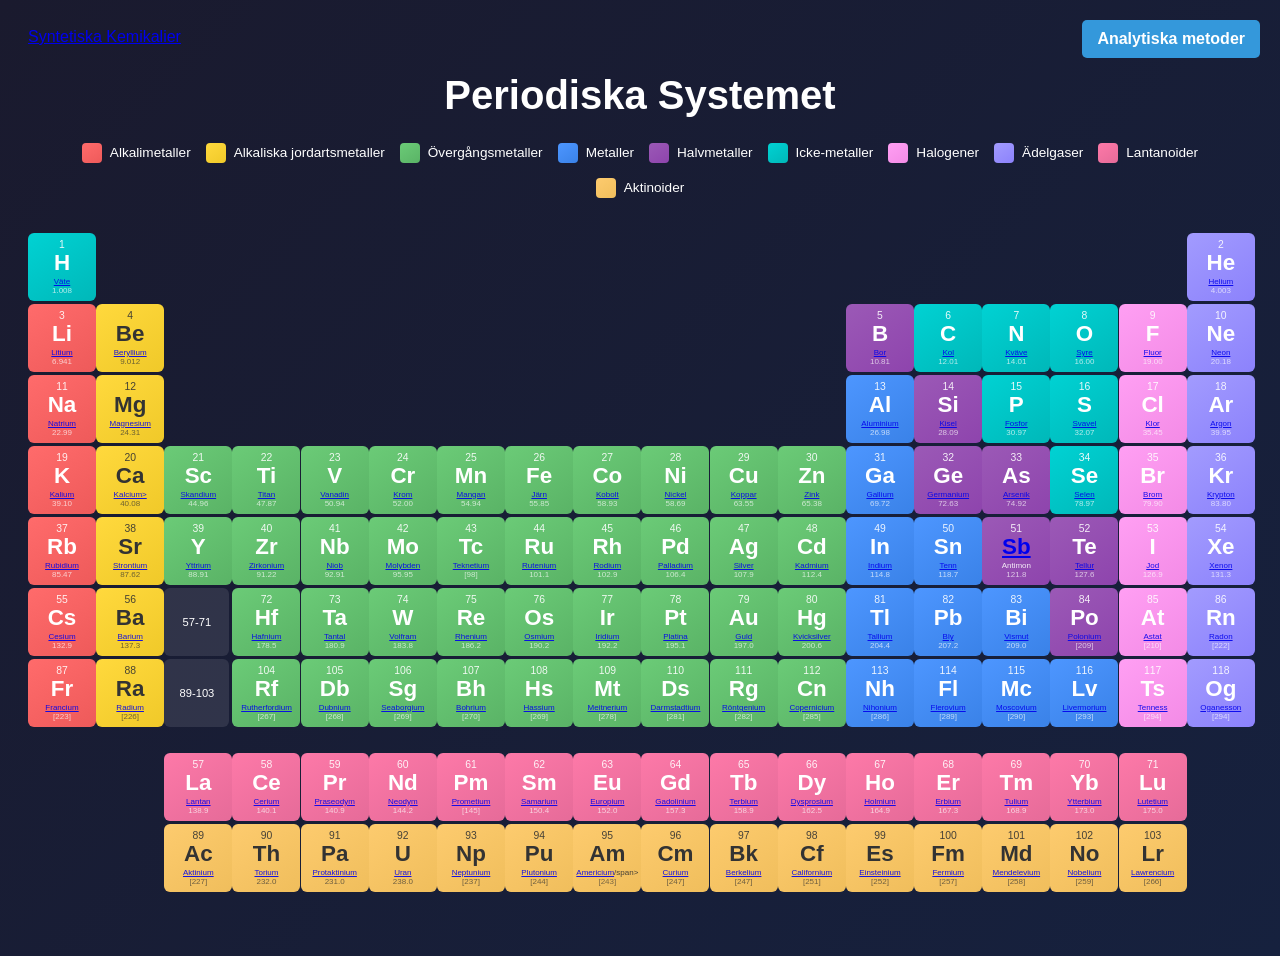
<file: index.html>
<!DOCTYPE html>
<html lang="sv">
<head>
    <meta charset="UTF-8">
    <meta name="viewport" content="width=device-width, initial-scale=1.0">
    <title>Periodiska Systemet</title>
   <link rel="stylesheet" href="css/style.css"> 
</head>
<body>
    <a href="analytic.html" class="top-button">Analytiska metoder</a>
     <a href="synthetics.html" class="2nd-button">Syntetiska Kemikalier</a>
    <h1>Periodiska Systemet</h1>
    <div class="legend">
        <div class="legend-item"><div class="legend-color alkali-metal"></div>Alkalimetaller</div>
        <div class="legend-item"><div class="legend-color alkaline-earth"></div>Alkaliska jordartsmetaller</div>
        <div class="legend-item"><div class="legend-color transition-metal"></div>Övergångsmetaller</div>
        <div class="legend-item"><div class="legend-color post-transition"></div>Metaller</div>
        <div class="legend-item"><div class="legend-color metalloid"></div>Halvmetaller</div>
        <div class="legend-item"><div class="legend-color nonmetal"></div>Icke-metaller</div>
        <div class="legend-item"><div class="legend-color halogen"></div>Halogener</div>
        <div class="legend-item"><div class="legend-color noble-gas"></div>Ädelgaser</div>
        <div class="legend-item"><div class="legend-color lanthanide"></div>Lantanoider</div>
        <div class="legend-item"><div class="legend-color actinide"></div>Aktinoider</div>
    </div>
    
    <div class="periodic-table">
        <!-- Rad 1 -->
        <div class="element nonmetal">
           <span class="number">1</span>
            <span class="symbol">H</span>
            <span class="name"><a href="element.html?atomicNumber=1">Väte</a></span>
            <span class="mass">1.008</span>
        </div>
        <div class="empty"></div><div class="empty"></div><div class="empty"></div><div class="empty"></div>
        <div class="empty"></div><div class="empty"></div><div class="empty"></div><div class="empty"></div>
        <div class="empty"></div><div class="empty"></div><div class="empty"></div><div class="empty"></div>
        <div class="empty"></div><div class="empty"></div><div class="empty"></div><div class="empty"></div>
        <div class="element noble-gas">
            <span class="number">2</span>
            <span class="symbol">He</span>
            <span class="name"><a href="element.html?atomicNumber=2">Helium</a></span>
            <span class="mass">4.003</span>
        </div>

        <!-- Rad 2 -->
        <div class="element alkali-metal">
            <span class="number">3</span>
            <span class="symbol">Li</span>
            <span class="name"><a href="element.html?atomicNumber=3">Litium</a></span>
            <span class="mass">6.941</span>
        </div>
        <div class="element alkaline-earth">
            <span class="number">4</span>
            <span class="symbol">Be</span>
            <span class="name"><a href="element.html?atomicNumber=4">Beryllium</a></span>
            <span class="mass">9.012</span>
        </div>
        <div class="empty"></div><div class="empty"></div><div class="empty"></div><div class="empty"></div>
        <div class="empty"></div><div class="empty"></div><div class="empty"></div><div class="empty"></div>
        <div class="empty"></div><div class="empty"></div>
        <div class="element metalloid">
            <span class="number">5</span>
            <span class="symbol">B</span>
            <span class="name"><a href="element.html?atomicNumber=5">Bor</a></span>
            <span class="mass">10.81</span>
        </div>
        <div class="element nonmetal">
            <span class="number">6</span>
            <span class="symbol">C</span>
            <span class="name"><a href="element.html?atomicNumber=6">Kol</a></span>
            <span class="mass">12.01</span>
        </div>
        <div class="element nonmetal">
            <span class="number">7</span>
            <span class="symbol">N</span>
            <span class="name"><a href="element.html?atomicNumber=7">Kväve</a></span>
            <span class="mass">14.01</span>
        </div>
        <div class="element nonmetal">
            <span class="number">8</span>
            <span class="symbol">O</span>
            <span class="name"><a href="element.html?atomicNumber=8">Syre</a></span>
            <span class="mass">16.00</span>
        </div>
        <div class="element halogen">
            <span class="number">9</span>
            <span class="symbol">F</span>
            <span class="name"><a href="element.html?atomicNumber=9">Fluor</a></span>
            <span class="mass">19.00</span>
        </div>
        <div class="element noble-gas">
            <span class="number">10</span>
            <span class="symbol">Ne</span>
            <span class="name"><a href="element.html?atomicNumber=10">Neon</a></span>
            <span class="mass">20.18</span>
        </div>

        <!-- Rad 3 -->
        <div class="element alkali-metal">
            <span class="number">11</span>
            <span class="symbol">Na</span>
            <span class="name"><a href="element.html?atomicNumber=11">Natrium</a></span>
            <span class="mass">22.99</span>
        </div>
        <div class="element alkaline-earth">
            <span class="number">12</span>
            <span class="symbol">Mg</span>
            <span class="name"><a href="element.html?atomicNumber=12">Magnesium</a></span>
            <span class="mass">24.31</span>
        </div>
        <div class="empty"></div><div class="empty"></div><div class="empty"></div><div class="empty"></div>
        <div class="empty"></div><div class="empty"></div><div class="empty"></div><div class="empty"></div>
        <div class="empty"></div><div class="empty"></div>
        <div class="element post-transition">
            <span class="number">13</span>
            <span class="symbol">Al</span>
            <span class="name"><a href="element.html?atomicNumber=13">Aluminium</a></span>
            <span class="mass">26.98</span>
        </div>
        <div class="element metalloid">
            <span class="number">14</span>
            <span class="symbol">Si</span>
            <span class="name"><a href="element.html?atomicNumber=14">Kisel</a></span>
            <span class="mass">28.09</span>
        </div>
        <div class="element nonmetal">
            <span class="number">15</span>
            <span class="symbol">P</span>
            <span class="name"><a href="element.html?atomicNumber=15">Fosfor</a></span>
            <span class="mass">30.97</span>
        </div>
        <div class="element nonmetal">
            <span class="number">16</span>
            <span class="symbol">S</span>
            <span class="name"><a href="element.html?atomicNumber=16">Svavel</a></span>
            <span class="mass">32.07</span>
        </div>
        <div class="element halogen">
            <span class="number">17</span>
            <span class="symbol">Cl</span>
            <span class="name"><a href="element.html?atomicNumber=17">Klor</a></span>
            <span class="mass">35.45</span>
        </div>
        <div class="element noble-gas">
            <span class="number">18</span>
            <span class="symbol">Ar</span>
            <span class="name"><a href="element.html?atomicNumber=18">Argon</a></span>
            <span class="mass">39.95</span>
        </div>

        <!-- Rad 4 -->
        <div class="element alkali-metal">
            <span class="number">19</span>
            <span class="symbol">K</span>
            <span class="name"><a href="element.html?atomicNumber=19">Kalium</a></span>
            <span class="mass">39.10</span>
        </div>
        <div class="element alkaline-earth">
            <span class="number">20</span>
            <span class="symbol">Ca</span>
            <span class="name"><a href="element.html?atomicNumber=20">Kalcium></a></span>
            <span class="mass">40.08</span>
        </div>
        <div class="element transition-metal">
            <span class="number">21</span>
            <span class="symbol">Sc</span>
            <span class="name"><a href="element.html?atomicNumber=21">Skandium</a></span>
            <span class="mass">44.96</span>
        </div>
        <div class="element transition-metal">
            <span class="number">22</span>
            <span class="symbol">Ti</span>
            <span class="name"><a href="element.html?atomicNumber=22">Titan</a></span>
            <span class="mass">47.87</span>
        </div>
        <div class="element transition-metal">
            <span class="number">23</span>
            <span class="symbol">V</span>
            <span class="name"><a href="element.html?atomicNumber=23">Vanadin</a></span>
            <span class="mass">50.94</span>
        </div>
        <div class="element transition-metal">
            <span class="number">24</span>
            <span class="symbol">Cr</span>
            <span class="name"><a href="element.html?atomicNumber=24">Krom</a></span>
            <span class="mass">52.00</span>
        </div>
        <div class="element transition-metal">
            <span class="number">25</span>
            <span class="symbol">Mn</span>
            <span class="name"><a href="element.html?atomicNumber=25">Mangan</a></span>
            <span class="mass">54.94</span>
        </div>
        <div class="element transition-metal">
            <span class="number">26</span>
            <span class="symbol">Fe</span>
            <span class="name"><a href="element.html?atomicNumber=26">Järn</a></span>
            <span class="mass">55.85</span>
        </div>
        <div class="element transition-metal">
            <span class="number">27</span>
            <span class="symbol">Co</span>
            <span class="name"><a href="element.html?atomicNumber=27">Kobolt</a></span>
            <span class="mass">58.93</span>
        </div>
        <div class="element transition-metal">
            <span class="number">28</span>
            <span class="symbol">Ni</span>
            <span class="name"><a href="element.html?atomicNumber=28">Nickel</a></span>
            <span class="mass">58.69</span>
        </div>
        <div class="element transition-metal">
            <span class="number">29</span>
            <span class="symbol">Cu</span>
            <span class="name"><a href="element.html?atomicNumber=29">Koppar</a></span>
            <span class="mass">63.55</span>
        </div>
        <div class="element transition-metal">
            <span class="number">30</span>
            <span class="symbol">Zn</span>
            <span class="name"><a href="element.html?atomicNumber=30">Zink</a></span>
            <span class="mass">65.38</span>
        </div>
        <div class="element post-transition">
            <span class="number">31</span>
            <span class="symbol">Ga</span>
            <span class="name"><a href="element.html?atomicNumber=31">Gallium</a></span>
            <span class="mass">69.72</span>
        </div>
        <div class="element metalloid">
            <span class="number">32</span>
            <span class="symbol">Ge</span>
            <span class="name"><a href="element.html?atomicNumber=32">Germanium</a></span>
            <span class="mass">72.63</span>
        </div>
        <div class="element metalloid">
            <span class="number">33</span>
            <span class="symbol">As</span>
            <span class="name"><a href="element.html?atomicNumber=32">Arsenik</a></span>
            <span class="mass">74.92</span>
        </div>
        <div class="element nonmetal">
            <span class="number">34</span>
            <span class="symbol">Se</span>
            <span class="name"><a href="element.html?atomicNumber=34">Selen</a></span>
            <span class="mass">78.97</span>
        </div>
        <div class="element halogen">
            <span class="number">35</span>
            <span class="symbol">Br</span>
            <span class="name"><a href="element.html?atomicNumber=35">Brom</a></span>
            <span class="mass">79.90</span>
        </div>
        <div class="element noble-gas">
            <span class="number">36</span>
            <span class="symbol">Kr</span>
            <span class="name"><a href="element.html?atomicNumber=36">Krypton</a></span>
            <span class="mass">83.80</span>
        </div>

        <!-- Rad 5 -->
        <div class="element alkali-metal">
            <span class="number">37</span>
            <span class="symbol">Rb</span>
            <span class="name"><a href="element.html?atomicNumber=37">Rubidium</a></span>
            <span class="mass">85.47</span>
        </div>
        <div class="element alkaline-earth">
            <span class="number">38</span>
            <span class="symbol">Sr</span>
            <span class="name"><a href="element.html?atomicNumber=38">Strontium</a></span>
            <span class="mass">87.62</span>
        </div>
        <div class="element transition-metal">
            <span class="number">39</span>
            <span class="symbol">Y</span>
            <span class="name"><a href="element.html?atomicNumber=39">Yttrium</a></span>
            <span class="mass">88.91</span>
        </div>
        <div class="element transition-metal">
            <span class="number">40</span>
            <span class="symbol">Zr</span>
            <span class="name"><a href="element.html?atomicNumber=40">Zirkonium</a></span>
            <span class="mass">91.22</span>
        </div>
        <div class="element transition-metal">
            <span class="number">41</span>
            <span class="symbol">Nb</span>
            <span class="name"><a href="element.html?atomicNumber=41">Niob</a></span>
            <span class="mass">92.91</span>
        </div>
        <div class="element transition-metal">
            <span class="number">42</span>
            <span class="symbol">Mo</span>
            <span class="name"><a href="element.html?atomicNumber=42">Molybden</a></span>
            <span class="mass">95.95</span>
        </div>
        <div class="element transition-metal">
            <span class="number">43</span>
            <span class="symbol">Tc</span>
            <span class="name"><a href="element.html?atomicNumber=43">Teknetium</a></span>
            <span class="mass">[98]</span>
        </div>
        <div class="element transition-metal">
            <span class="number">44</span>
            <span class="symbol">Ru</span>
            <span class="name"><a href="element.html?atomicNumber=44">Rutenium</a></span>
            <span class="mass">101.1</span>
        </div>
        <div class="element transition-metal">
            <span class="number">45</span>
            <span class="symbol">Rh</span>
            <span class="name"><a href="element.html?atomicNumber=45">Rodium</a></span>
            <span class="mass">102.9</span>
        </div>
        <div class="element transition-metal">
            <span class="number">46</span>
            <span class="symbol">Pd</span>
            <span class="name"><a href="element.html?atomicNumber=46">Palladium</a></span>
            <span class="mass">106.4</span>
        </div>
        <div class="element transition-metal">
            <span class="number">47</span>
            <span class="symbol">Ag</span>
            <span class="name"><a href="element.html?atomicNumber=47">Silver</a></span>
            <span class="mass">107.9</span>
        </div>
        <div class="element transition-metal">
            <span class="number">48</span>
            <span class="symbol">Cd</span>
            <span class="name"><a href="element.html?atomicNumber=48">Kadmium</a></span>
            <span class="mass">112.4</span>
        </div>
        <div class="element post-transition">
            <span class="number">49</span>
            <span class="symbol">In</span>
            <span class="name"><a href="element.html?atomicNumber=49">Indium</a></span>
            <span class="mass">114.8</span>
        </div>
        <div class="element post-transition">
            <span class="number">50</span>
            <span class="symbol">Sn</span>
            <span class="name"><a href="element.html?atomicNumber=50">Tenn</a></span>
            <span class="mass">118.7</span>
        </div>
        <div class="element metalloid">
            <span class="number">51</span>
            <span class="symbol"><a href="element.html?atomicNumber=51">Sb</a></span>
            <span class="name">Antimon</span>
            <span class="mass">121.8</span>
        </div>
        <div class="element metalloid">
            <span class="number">52</span>
            <span class="symbol">Te</span>
            <span class="name"><a href="element.html?atomicNumber=52">Tellur</a></span>
            <span class="mass">127.6</span>
        </div>
        <div class="element halogen">
            <span class="number">53</span>
            <span class="symbol">I</span>
            <span class="name"><a href="element.html?atomicNumber=53">Jod</a></span>
            <span class="mass">126.9</span>
        </div>
        <div class="element noble-gas">
            <span class="number">54</span>
            <span class="symbol">Xe</span>
            <span class="name"><a href="element.html?atomicNumber=54">Xenon</a></span>
            <span class="mass">131.3</span>
        </div>

        <!-- Rad 6 -->
        <div class="element alkali-metal">
            <span class="number">55</span>
            <span class="symbol">Cs</span>
            <span class="name"><a href="element.html?atomicNumber=55">Cesium</a></span>
            <span class="mass">132.9</span>
        </div>
        <div class="element alkaline-earth">
            <span class="number">56</span>
            <span class="symbol">Ba</span>
            <span class="name"><a href="element.html?atomicNumber=56">Barium</a></span>
            <span class="mass">137.3</span>
        </div>
        <div class="lanthanide-placeholder">57-71</div>
        <div class="element transition-metal">
            <span class="number">72</span>
            <span class="symbol">Hf</span>
            <span class="name"><a href="element.html?atomicNumber=72">Hafnium</a></span>
            <span class="mass">178.5</span>
        </div>
        <div class="element transition-metal">
            <span class="number">73</span>
            <span class="symbol">Ta</span>
            <span class="name"><a href="element.html?atomicNumber=73">Tantal</a></span>
            <span class="mass">180.9</span>
        </div>
        <div class="element transition-metal">
            <span class="number">74</span>
            <span class="symbol">W</span>
            <span class="name"><a href="element.html?atomicNumber=74">Volfram</a></span>
            <span class="mass">183.8</span>
        </div>
        <div class="element transition-metal">
            <span class="number">75</span>
            <span class="symbol">Re</span>
            <span class="name"><a href="element.html?atomicNumber=75">Rhenium</a></span>
            <span class="mass">186.2</span>
        </div>
        <div class="element transition-metal">
            <span class="number">76</span>
            <span class="symbol">Os</span>
            <span class="name"><a href="element.html?atomicNumber=76">Osmium</a></span>
            <span class="mass">190.2</span>
        </div>
        <div class="element transition-metal">
            <span class="number">77</span>
            <span class="symbol">Ir</span>
            <span class="name"><a href="element.html?atomicNumber=77">Iridium</a></span>
            <span class="mass">192.2</span>
        </div>
        <div class="element transition-metal">
            <span class="number">78</span>
            <span class="symbol">Pt</span>
            <span class="name"><a href="element.html?atomicNumber=78">Platina</a></span>
            <span class="mass">195.1</span>
        </div>
        <div class="element transition-metal">
            <span class="number">79</span>
            <span class="symbol">Au</span>
            <span class="name"><a href="element.html?atomicNumber=79">Guld</a></span>
            <span class="mass">197.0</span>
        </div>
        <div class="element transition-metal">
            <span class="number">80</span>
            <span class="symbol">Hg</span>
            <span class="name"><a href="element.html?atomicNumber=80">Kvicksilver</a></span>
            <span class="mass">200.6</span>
        </div>
        <div class="element post-transition">
            <span class="number">81</span>
            <span class="symbol">Tl</span>
            <span class="name"><a href="element.html?atomicNumber=81">Tallium</a></span>
            <span class="mass">204.4</span>
        </div>
        <div class="element post-transition">
            <span class="number">82</span>
            <span class="symbol">Pb</span>
            <span class="name"><a href="element.html?atomicNumber=82">Bly</a></span>
            <span class="mass">207.2</span>
        </div>
        <div class="element post-transition">
            <span class="number">83</span>
            <span class="symbol">Bi</span>
            <span class="name"><a href="element.html?atomicNumber=83">Vismut</a></span>
            <span class="mass">209.0</span>
        </div>
        <div class="element metalloid">
            <span class="number">84</span>
            <span class="symbol">Po</span>
            <span class="name"><a href="element.html?atomicNumber=84">Polonium</a></span>
            <span class="mass">[209]</span>
        </div>
        <div class="element halogen">
            <span class="number">85</span>
            <span class="symbol">At</span>
            <span class="name"><a href="element.html?atomicNumber=85">Astat</a></span>
            <span class="mass">[210]</span>
        </div>
        <div class="element noble-gas">
            <span class="number">86</span>
            <span class="symbol">Rn</span>
            <span class="name"><a href="element.html?atomicNumber=86">Radon</a></span>
            <span class="mass">[222]</span>
        </div>

        <!-- Rad 7 -->
        <div class="element alkali-metal">
            <span class="number">87</span>
            <span class="symbol">Fr</span>
            <span class="name"><a href="element.html?atomicNumber=87">Francium</a></span>
            <span class="mass">[223]</span>
        </div>
        <div class="element alkaline-earth">
            <span class="number">88</span>
            <span class="symbol">Ra</span>
            <span class="name"><a href="element.html?atomicNumber=88">Radium</a></span>
            <span class="mass">[226]</span>
        </div>
        <div class="actinide-placeholder">89-103</div>
        <div class="element transition-metal">
            <span class="number">104</span>
            <span class="symbol">Rf</span>
            <span class="name"><a href="element.html?atomicNumber=104">Rutherfordium</a></span>
            <span class="mass">[267]</span>
        </div>
        <div class="element transition-metal">
            <span class="number">105</span>
            <span class="symbol">Db</span>
            <span class="name"><a href="element.html?atomicNumber=105">Dubnium</a></span>
            <span class="mass">[268]</span>
        </div>
        <div class="element transition-metal">
            <span class="number">106</span>
            <span class="symbol">Sg</span>
            <span class="name"><a href="element.html?atomicNumber=106">Seaborgium</a></span>
            <span class="mass">[269]</span>
        </div>
        <div class="element transition-metal">
            <span class="number">107</span>
            <span class="symbol">Bh</span>
            <span class="name"><a href="element.html?atomicNumber=107">Bohrium</a></span>
            <span class="mass">[270]</span>
        </div>
        <div class="element transition-metal">
            <span class="number">108</span>
            <span class="symbol">Hs</span>
            <span class="name"><a href="element.html?atomicNumber=108">Hassium</a></span>
            <span class="mass">[269]</span>
        </div>
        <div class="element transition-metal">
            <span class="number">109</span>
            <span class="symbol">Mt</span>
            <span class="name"><a href="element.html?atomicNumber=109">Meitnerium</a></span>
            <span class="mass">[278]</span>
        </div>
        <div class="element transition-metal">
            <span class="number">110</span>
            <span class="symbol">Ds</span>
            <span class="name"><a href="element.html?atomicNumber=110">Darmstadtium</a></span>
            <span class="mass">[281]</span>
        </div>
        <div class="element transition-metal">
            <span class="number">111</span>
            <span class="symbol">Rg</span>
            <span class="name"><a href="element.html?atomicNumber=111">Röntgenium</a></span>
            <span class="mass">[282]</span>
        </div>
        <div class="element transition-metal">
            <span class="number">112</span>
            <span class="symbol">Cn</span>
            <span class="name"><a href="element.html?atomicNumber=112">Copernicium</a></span>
            <span class="mass">[285]</span>
        </div>
        <div class="element post-transition">
            <span class="number">113</span>
            <span class="symbol">Nh</span>
            <span class="name"><a href="element.html?atomicNumber=113">Nihonium</a></span>
            <span class="mass">[286]</span>
        </div>
        <div class="element post-transition">
            <span class="number">114</span>
            <span class="symbol">Fl</span>
            <span class="name"><a href="element.html?atomicNumber=114">Flerovium</a></span>
            <span class="mass">[289]</span>
        </div>
        <div class="element post-transition">
            <span class="number">115</span>
            <span class="symbol">Mc</span>
            <span class="name"><a href="element.html?atomicNumber=115">Moscovium</a></span>
            <span class="mass">[290]</span>
        </div>
        <div class="element post-transition">
            <span class="number">116</span>
            <span class="symbol">Lv</span>
            <span class="name"><a href="element.html?atomicNumber=116">Livermorium</a></span>
            <span class="mass">[293]</span>
        </div>
        <div class="element halogen">
            <span class="number">117</span>
            <span class="symbol">Ts</span>
            <span class="name"><a href="element.html?atomicNumber=117">Tenness</a></span>
            <span class="mass">[294]</span>
        </div>
        <div class="element noble-gas">
            <span class="number">118</span>
            <span class="symbol">Og</span>
            <span class="name"><a href="element.html?atomicNumber=118">Oganesson</a></span>
            <span class="mass">[294]</span>
        </div>

        <!-- Separator -->
        <div class="separator"></div>

        <!-- Lantanoider -->
        <div class="empty"></div>
        <div class="empty"></div>
        <div class="element lanthanide">
            <span class="number">57</span>
            <span class="symbol">La</span>
            <span class="name"><a href="element.html?atomicNumber=57">Lantan</a></span>
            <span class="mass">138.9</span>
        </div>
        <div class="element lanthanide">
            <span class="number">58</span>
            <span class="symbol">Ce</span>
            <span class="name"><a href="element.html?atomicNumber=58">Cerium</a></span>
            <span class="mass">140.1</span>
        </div>
        <div class="element lanthanide">
            <span class="number">59</span>
            <span class="symbol">Pr</span>
            <span class="name"><a href="element.html?atomicNumber=59">Praseodym</a></span>
            <span class="mass">140.9</span>
        </div>
        <div class="element lanthanide">
            <span class="number">60</span>
            <span class="symbol">Nd</span>
            <span class="name"><a href="element.html?atomicNumber=60">Neodym</a></span>
            <span class="mass">144.2</span>
        </div>
        <div class="element lanthanide">
            <span class="number">61</span>
            <span class="symbol">Pm</span>
            <span class="name"><a href="element.html?atomicNumber=61">Prometium</a></span>
            <span class="mass">[145]</span>
        </div>
        <div class="element lanthanide">
            <span class="number">62</span>
            <span class="symbol">Sm</span>
            <span class="name"><a href="element.html?atomicNumber=62">Samarium</a></span>
            <span class="mass">150.4</span>
        </div>
        <div class="element lanthanide">
            <span class="number">63</span>
            <span class="symbol">Eu</span>
            <span class="name"><a href="element.html?atomicNumber=63">Europium</a></span>
            <span class="mass">152.0</span>
        </div>
        <div class="element lanthanide">
            <span class="number">64</span>
            <span class="symbol">Gd</span>
            <span class="name"><a href="element.html?atomicNumber=64">Gadolinium</a></span>
            <span class="mass">157.3</span>
        </div>
        <div class="element lanthanide">
            <span class="number">65</span>
            <span class="symbol">Tb</span>
            <span class="name"><a href="element.html?atomicNumber=65">Terbium</a></span>
            <span class="mass">158.9</span>
        </div>
        <div class="element lanthanide">
            <span class="number">66</span>
            <span class="symbol">Dy</span>
            <span class="name"><a href="element.html?atomicNumber=66">Dysprosium</a></span>
            <span class="mass">162.5</span>
        </div>
        <div class="element lanthanide">
            <span class="number">67</span>
            <span class="symbol">Ho</span>
            <span class="name"><a href="element.html?atomicNumber=67">Holmium</a></span>
            <span class="mass">164.9</span>
        </div>
        <div class="element lanthanide">
            <span class="number">68</span>
            <span class="symbol">Er</span>
            <span class="name"><a href="element.html?atomicNumber=68">Erbium</a></span>
            <span class="mass">167.3</span>
        </div>
        <div class="element lanthanide">
            <span class="number">69</span>
            <span class="symbol">Tm</span>
            <span class="name"><a href="element.html?atomicNumber=69">Tulium</a></span>
            <span class="mass">168.9</span>
        </div>
        <div class="element lanthanide">
            <span class="number">70</span>
            <span class="symbol">Yb</span>
            <span class="name"><a href="element.html?atomicNumber=70">Ytterbium</a></span>
            <span class="mass">173.0</span>
        </div>
        <div class="element lanthanide">
            <span class="number">71</span>
            <span class="symbol">Lu</span>
            <span class="name"><a href="element.html?atomicNumber=71">Lutetium</a></span>
            <span class="mass">175.0</span>
        </div>
        <div class="empty"></div>

        <!-- Aktinoider -->
        <div class="empty"></div>
        <div class="empty"></div>
        <div class="element actinide">
            <span class="number">89</span>
            <span class="symbol">Ac</span>
            <span class="name"><a href="element.html?atomicNumber=89">Aktinium</a></span>
            <span class="mass">[227]</span>
        </div>
        <div class="element actinide">
            <span class="number">90</span>
            <span class="symbol">Th</span>
            <span class="name"><a href="element.html?atomicNumber=90">Torium</a></span>
            <span class="mass">232.0</span>
        </div>
        <div class="element actinide">
            <span class="number">91</span>
            <span class="symbol">Pa</span>
            <span class="name"><a href="element.html?atomicNumber=91">Protaktinium</a></span>
            <span class="mass">231.0</span>
        </div>
        <div class="element actinide">
            <span class="number">92</span>
            <span class="symbol">U</span>
            <span class="name"><a href="element.html?atomicNumber=92">Uran</a></span>
            <span class="mass">238.0</span>
        </div>
        <div class="element actinide">
            <span class="number">93</span>
            <span class="symbol">Np</span>
            <span class="name"><a href="element.html?atomicNumber=93">Neptunium</a></span>
            <span class="mass">[237]</span>
        </div>
        <div class="element actinide">
            <span class="number">94</span>
            <span class="symbol">Pu</span>
            <span class="name"><a href="element.html?atomicNumber=94">Plutonium</a></span>
            <span class="mass">[244]</span>
        </div>
        <div class="element actinide">
            <span class="number">95</span>
            <span class="symbol">Am</span>
            <span class="name"><a href="element.html?atomicNumber=95">Americium</a>/span>
            <span class="mass">[243]</span>
        </div>
        <div class="element actinide">
            <span class="number">96</span>
            <span class="symbol">Cm</span>
            <span class="name"><a href="element.html?atomicNumber=96">Curium</a></span>
            <span class="mass">[247]</span>
        </div>
        <div class="element actinide">
            <span class="number">97</span>
            <span class="symbol">Bk</span>
            <span class="name"><a href="element.html?atomicNumber=97">Berkelium</a></span>
            <span class="mass">[247]</span>
        </div>
        <div class="element actinide">
            <span class="number">98</span>
            <span class="symbol">Cf</span>
            <span class="name"><a href="element.html?atomicNumber=98">Californium</a></span>
            <span class="mass">[251]</span>
        </div>
        <div class="element actinide">
            <span class="number">99</span>
            <span class="symbol">Es</span>
            <span class="name"><a href="element.html?atomicNumber=99">Einsteinium</a></span>
            <span class="mass">[252]</span>
        </div>
        <div class="element actinide">
            <span class="number">100</span>
            <span class="symbol">Fm</span>
            <span class="name"><a href="element.html?atomicNumber=100">Fermium</a></span>
            <span class="mass">[257]</span>
        </div>
        <div class="element actinide">
            <span class="number">101</span>
            <span class="symbol">Md</span>
            <span class="name"><a href="element.html?atomicNumber=101">Mendelevium</a></span>
            <span class="mass">[258]</span>
        </div>
        <div class="element actinide">
            <span class="number">102</span>
            <span class="symbol">No</span>
            <span class="name"><a href="element.html?atomicNumber=102">Nobelium</a></span>
            <span class="mass">[259]</span>
        </div>
        <div class="element actinide">
            <span class="number">103</span>
            <span class="symbol">Lr</span>
            <span class="name"><a href="element.html?atomicNumber=103">Lawrencium</a></span>
            <span class="mass">[266]</span>
        </div>
        <div class="empty"></div>
    </div>
</body>
</html>
</file>
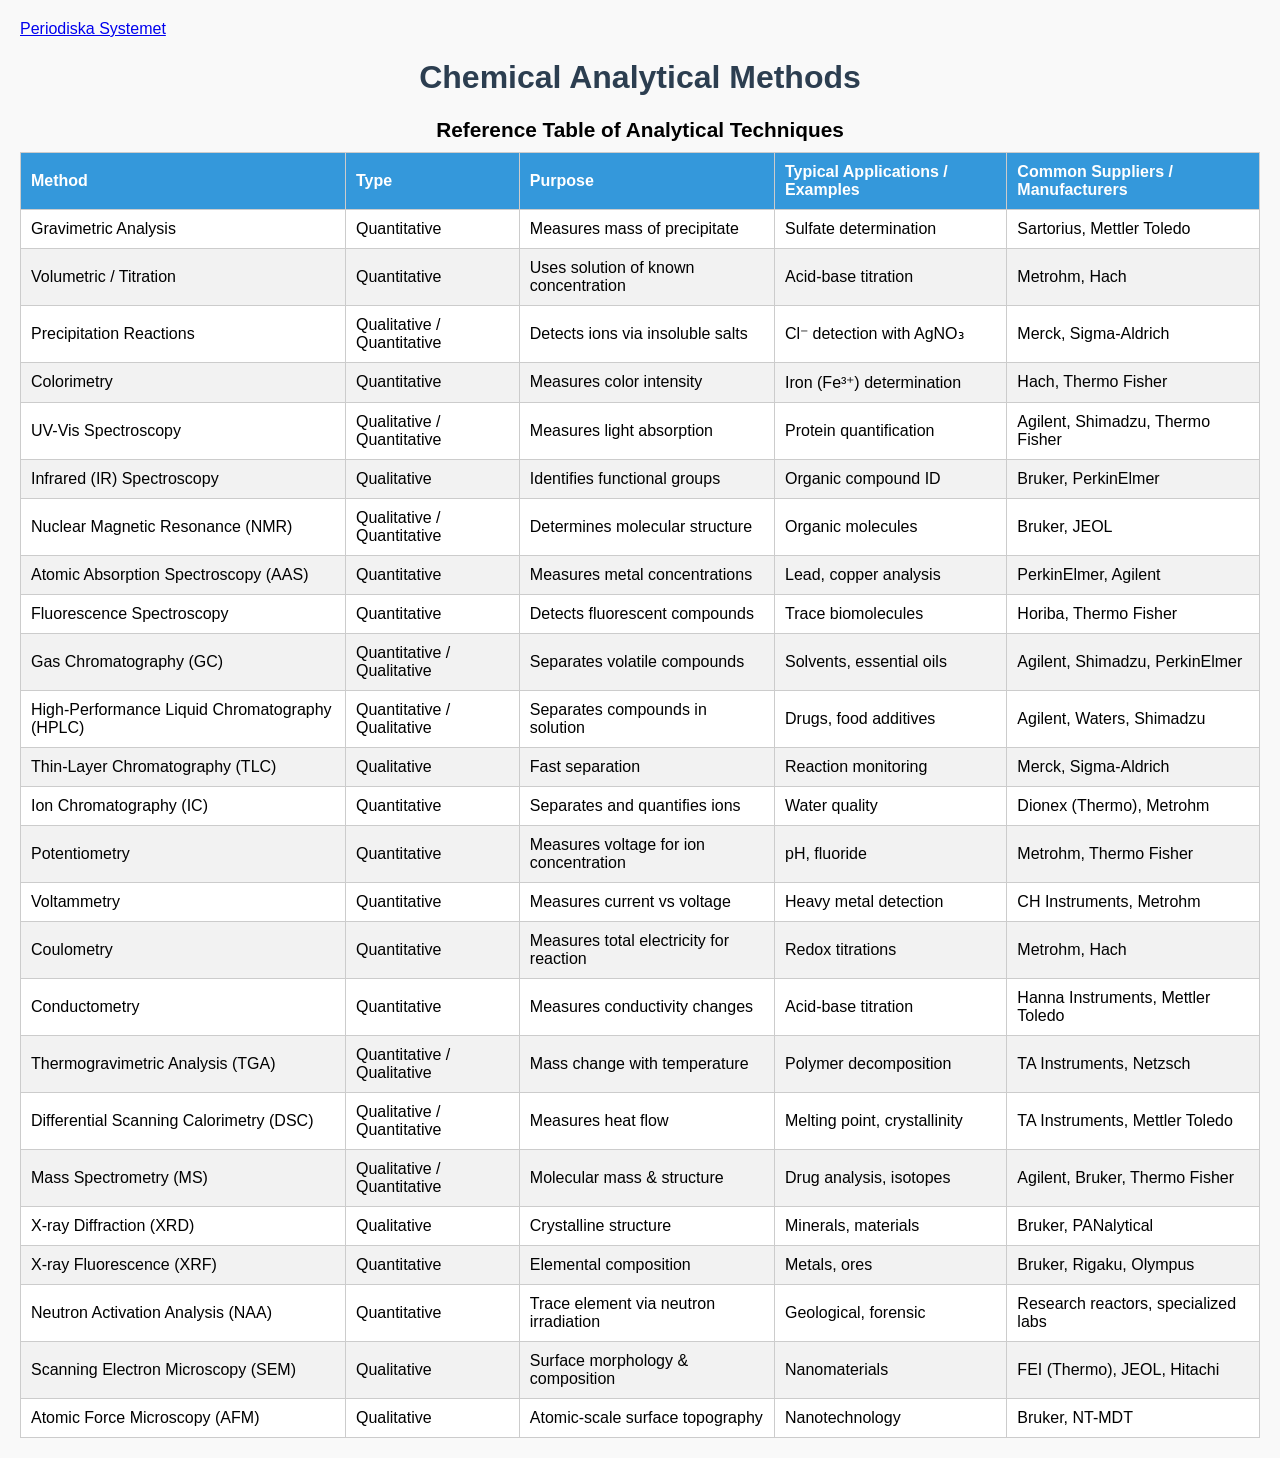
<file: analytic.html>
<!DOCTYPE html>
<html lang="en">
<head>
  <meta charset="UTF-8">
  <meta name="viewport" content="width=device-width, initial-scale=1.0">
  <title>Chemical Analytical Methods</title>
  <style>
    body {
      font-family: Arial, sans-serif;
      margin: 20px;
      background-color: #f9f9f9;
    }
    h1 {
      text-align: center;
      color: #2c3e50;
    }
    table {
      width: 100%;
      border-collapse: collapse;
      margin-top: 20px;
      background-color: #fff;
    }
    th, td {
      border: 1px solid #ccc;
      padding: 10px;
      text-align: left;
    }
    th {
      background-color: #3498db;
      color: #fff;
      position: sticky;
      top: 0;
    }
    tr:nth-child(even) {
      background-color: #f2f2f2;
    }
    tr:hover {
      background-color: #e1f5fe;
    }
    caption {
      caption-side: top;
      font-size: 1.3em;
      margin-bottom: 10px;
      font-weight: bold;
    }
  </style>
</head>
<body>
  <a href="index.html" class="top-button">Periodiska Systemet</a>
  <h1>Chemical Analytical Methods</h1>

  <table>
    <caption>Reference Table of Analytical Techniques</caption>
    <thead>
      <tr>
        <th>Method</th>
        <th>Type</th>
        <th>Purpose</th>
        <th>Typical Applications / Examples</th>
        <th>Common Suppliers / Manufacturers</th>
      </tr>
    </thead>
    <tbody>
      <tr>
        <td>Gravimetric Analysis</td>
        <td>Quantitative</td>
        <td>Measures mass of precipitate</td>
        <td>Sulfate determination</td>
        <td>Sartorius, Mettler Toledo</td>
      </tr>
      <tr>
        <td>Volumetric / Titration</td>
        <td>Quantitative</td>
        <td>Uses solution of known concentration</td>
        <td>Acid-base titration</td>
        <td>Metrohm, Hach</td>
      </tr>
      <tr>
        <td>Precipitation Reactions</td>
        <td>Qualitative / Quantitative</td>
        <td>Detects ions via insoluble salts</td>
        <td>Cl⁻ detection with AgNO₃</td>
        <td>Merck, Sigma-Aldrich</td>
      </tr>
      <tr>
        <td>Colorimetry</td>
        <td>Quantitative</td>
        <td>Measures color intensity</td>
        <td>Iron (Fe³⁺) determination</td>
        <td>Hach, Thermo Fisher</td>
      </tr>
      <tr>
        <td>UV-Vis Spectroscopy</td>
        <td>Qualitative / Quantitative</td>
        <td>Measures light absorption</td>
        <td>Protein quantification</td>
        <td>Agilent, Shimadzu, Thermo Fisher</td>
      </tr>
      <tr>
        <td>Infrared (IR) Spectroscopy</td>
        <td>Qualitative</td>
        <td>Identifies functional groups</td>
        <td>Organic compound ID</td>
        <td>Bruker, PerkinElmer</td>
      </tr>
      <tr>
        <td>Nuclear Magnetic Resonance (NMR)</td>
        <td>Qualitative / Quantitative</td>
        <td>Determines molecular structure</td>
        <td>Organic molecules</td>
        <td>Bruker, JEOL</td>
      </tr>
      <tr>
        <td>Atomic Absorption Spectroscopy (AAS)</td>
        <td>Quantitative</td>
        <td>Measures metal concentrations</td>
        <td>Lead, copper analysis</td>
        <td>PerkinElmer, Agilent</td>
      </tr>
      <tr>
        <td>Fluorescence Spectroscopy</td>
        <td>Quantitative</td>
        <td>Detects fluorescent compounds</td>
        <td>Trace biomolecules</td>
        <td>Horiba, Thermo Fisher</td>
      </tr>
      <tr>
        <td>Gas Chromatography (GC)</td>
        <td>Quantitative / Qualitative</td>
        <td>Separates volatile compounds</td>
        <td>Solvents, essential oils</td>
        <td>Agilent, Shimadzu, PerkinElmer</td>
      </tr>
      <tr>
        <td>High-Performance Liquid Chromatography (HPLC)</td>
        <td>Quantitative / Qualitative</td>
        <td>Separates compounds in solution</td>
        <td>Drugs, food additives</td>
        <td>Agilent, Waters, Shimadzu</td>
      </tr>
      <tr>
        <td>Thin-Layer Chromatography (TLC)</td>
        <td>Qualitative</td>
        <td>Fast separation</td>
        <td>Reaction monitoring</td>
        <td>Merck, Sigma-Aldrich</td>
      </tr>
      <tr>
        <td>Ion Chromatography (IC)</td>
        <td>Quantitative</td>
        <td>Separates and quantifies ions</td>
        <td>Water quality</td>
        <td>Dionex (Thermo), Metrohm</td>
      </tr>
      <tr>
        <td>Potentiometry</td>
        <td>Quantitative</td>
        <td>Measures voltage for ion concentration</td>
        <td>pH, fluoride</td>
        <td>Metrohm, Thermo Fisher</td>
      </tr>
      <tr>
        <td>Voltammetry</td>
        <td>Quantitative</td>
        <td>Measures current vs voltage</td>
        <td>Heavy metal detection</td>
        <td>CH Instruments, Metrohm</td>
      </tr>
      <tr>
        <td>Coulometry</td>
        <td>Quantitative</td>
        <td>Measures total electricity for reaction</td>
        <td>Redox titrations</td>
        <td>Metrohm, Hach</td>
      </tr>
      <tr>
        <td>Conductometry</td>
        <td>Quantitative</td>
        <td>Measures conductivity changes</td>
        <td>Acid-base titration</td>
        <td>Hanna Instruments, Mettler Toledo</td>
      </tr>
      <tr>
        <td>Thermogravimetric Analysis (TGA)</td>
        <td>Quantitative / Qualitative</td>
        <td>Mass change with temperature</td>
        <td>Polymer decomposition</td>
        <td>TA Instruments, Netzsch</td>
      </tr>
      <tr>
        <td>Differential Scanning Calorimetry (DSC)</td>
        <td>Qualitative / Quantitative</td>
        <td>Measures heat flow</td>
        <td>Melting point, crystallinity</td>
        <td>TA Instruments, Mettler Toledo</td>
      </tr>
      <tr>
        <td>Mass Spectrometry (MS)</td>
        <td>Qualitative / Quantitative</td>
        <td>Molecular mass & structure</td>
        <td>Drug analysis, isotopes</td>
        <td>Agilent, Bruker, Thermo Fisher</td>
      </tr>
      <tr>
        <td>X-ray Diffraction (XRD)</td>
        <td>Qualitative</td>
        <td>Crystalline structure</td>
        <td>Minerals, materials</td>
        <td>Bruker, PANalytical</td>
      </tr>
      <tr>
        <td>X-ray Fluorescence (XRF)</td>
        <td>Quantitative</td>
        <td>Elemental composition</td>
        <td>Metals, ores</td>
        <td>Bruker, Rigaku, Olympus</td>
      </tr>
      <tr>
        <td>Neutron Activation Analysis (NAA)</td>
        <td>Quantitative</td>
        <td>Trace element via neutron irradiation</td>
        <td>Geological, forensic</td>
        <td>Research reactors, specialized labs</td>
      </tr>
      <tr>
        <td>Scanning Electron Microscopy (SEM)</td>
        <td>Qualitative</td>
        <td>Surface morphology & composition</td>
        <td>Nanomaterials</td>
        <td>FEI (Thermo), JEOL, Hitachi</td>
      </tr>
      <tr>
        <td>Atomic Force Microscopy (AFM)</td>
        <td>Qualitative</td>
        <td>Atomic-scale surface topography</td>
        <td>Nanotechnology</td>
        <td>Bruker, NT-MDT</td>
      </tr>
    </tbody>
  </table>

</body>
</html>
</file>
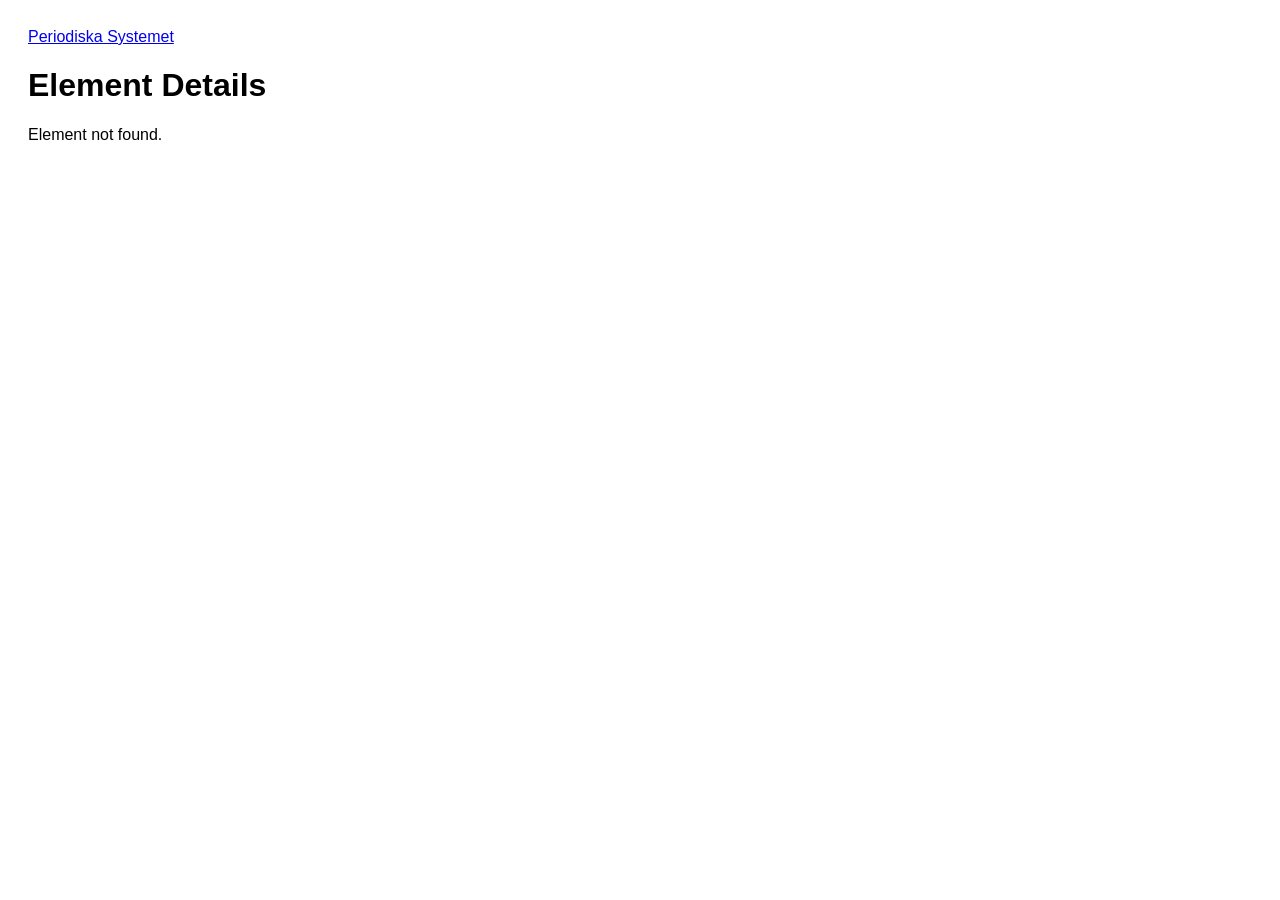
<file: element.html>
<!DOCTYPE html>
<html lang="en">
<head>
<meta charset="UTF-8">
<meta name="viewport" content="width=device-width, initial-scale=1.0">
<title>Element Details</title>

<style>
  body { 
    font-family: sans-serif; 
    padding: 20px; 
  }

  .element-card { 
    border: 1px solid #333; 
    padding: 15px; 
    border-radius: 8px; 
    width: 320px; 
    background: #f8f8f8; 
  }

  .element-card p {
    margin: 6px 0;
  }

  .applications {
    margin-top: 10px;
    font-size: 0.9rem;
  }
</style>
</head>

<body>
 <a href="index.html" class="top-button">Periodiska Systemet</a>
<h1>Element Details</h1>

<template id="element-template">
  <div class="element-card">
    <h2 class="element-name"></h2>

    <p><strong>Symbol:</strong> <span class="element-symbol"></span></p>
    <p><strong>Atomic Number:</strong> <span class="element-number"></span></p>
    <p><strong>Atomic Mass:</strong> <span class="element-mass"></span></p>

    <p><strong>Melting Point:</strong> <span class="element-melting"></span></p>
    <p><strong>Boiling Point:</strong> <span class="element-boiling"></span></p>
    <p><strong>Sublimation Point:</strong> <span class="element-sublimation"></span></p>

    <div class="compounds">
      <strong>Important Compounds:</strong>
      <div class="element-compounds"></div>
    </div>

    <div class="applications">
      <strong>Applications:</strong>
      <ul class="element-applications"></ul>
    </div>
  </div>
</template>
  <div id="info-panel"></div>
<script>
 const elementsDB = {
  1: { 
    name: "Hydrogen", symbol: "H", atomic_number: 1, atomic_mass: 1.008,
    melting: "-259°C", boiling: "-253°C", sublimation: "N/A",
    applications: ["Rocket fuel", "Fuel cells", "Ammonia production"],
    compounds: {
    "Oxides": ["H₂O (Water)", "H₂O₂ (Hydrogen peroxide)"],
    "Acids": ["HCl (Hydrochloric acid)", "H₂SO₄ (Sulfuric acid)", "HNO₃ (Nitric acid)"],
    "Hydrocarbons": ["CH₄ (Methane)", "C₂H₆ (Ethane)", "C₃H₈ (Propane)"],
    "Organic": ["C₂H₅OH (Ethanol)", "CH₃OH (Methanol)", "C₆H₁₂O₆ (Glucose)"],
    "Hydrides": ["NaH (Sodium hydride)", "CaH₂ (Calcium hydride)"],
    "Gases": ["NH₃ (Ammonia)", "H₂S (Hydrogen sulfide)"]
  }
  },
  2: { 
    name: "Helium", symbol: "He", atomic_number: 2, atomic_mass: 4.0026,
    melting: "-272°C (under pressure)", boiling: "-269°C", sublimation: "N/A",
    applications: ["Balloons", "Cryogenics", "MRI cooling"],
   compounds: {
  "Oxides": [],
  "Acids": [],
  "Hydrocarbons": [],
  "Organic": [],
  "Hydrides": [],
  "Gases": []
}
  },
  3: { 
    name: "Lithium", symbol: "Li", atomic_number: 3, atomic_mass: 6.94,
    melting: "180.5°C", boiling: "1342°C", sublimation: "N/A",
    applications: ["Batteries", "Alloys", "Medicine"],
    compounds: {
  "Oxides": ["Li₂O (Lithium oxide)"],
  "Acids": ["LiOH (Lithium hydroxide)"],
  "Hydrocarbons": [],
  "Organic": [],
  "Hydrides": ["LiH (Lithium hydride)"],
  "Gases": []
}
  },

  4: { 
    name: "Beryllium", symbol: "Be", atomic_number: 4, atomic_mass: 9.0122,
    melting: "1287°C", boiling: "2470°C", sublimation: "N/A",
    applications: ["Aerospace materials", "X-ray windows"],
    compounds: {
  "Oxides": ["BeO (Beryllium oxide)"],
  "Acids": ["Be(OH)₂ (Beryllium hydroxide)"],
  "Hydrocarbons": [],
  "Organic": [],
  "Hydrides": ["BeH₂ (Beryllium hydride)"],
  "Gases": []
}
  },
  5: { 
    name: "Boron", symbol: "B", atomic_number: 5, atomic_mass: 10.81,
    melting: "2075°C", boiling: "4000°C", sublimation: "N/A",
    applications: ["Glass", "Detergents", "Semiconductors"],
    compounds: {
  "Oxides": ["B₂O₃ (Boron trioxide)"],
  "Acids": ["H₃BO₃ (Boric acid)"],
  "Hydrocarbons": [],
  "Organic": ["Boranes (e.g., B₂H₆)"],
  "Hydrides": ["BH₃ (Borane)"],
  "Gases": []
}
  },

  6: { 
    name: "Carbon", symbol: "C", atomic_number: 6, atomic_mass: 12.011,
    melting: "N/A", boiling: "N/A", sublimation: "3550°C",
    applications: ["Steel", "Fuel", "Organic chemistry"],
    compounds: {
  "Oxides": ["CO (Carbon monoxide)", "CO₂ (Carbon dioxide)"],
  "Acids": ["H₂CO₃ (Carbonic acid)"],
  "Hydrocarbons": ["CH₄ (Methane)", "C₂H₆ (Ethane)", "C₃H₈ (Propane)"],
  "Organic": ["C₂H₅OH (Ethanol)", "CH₃OH (Methanol)", "C₆H₁₂O₆ (Glucose)"],
  "Hydrides": ["CH₄ (Methane)"],
  "Gases": ["CO", "CO₂"]
}
  },
  7: { 
    name: "Nitrogen", symbol: "N", atomic_number: 7, atomic_mass: 14.007,
    melting: "-210°C", boiling: "-196°C", sublimation: "N/A",
    applications: ["Fertilizers", "Cooling", "Food packaging"],
    compounds: {
  "Oxides": ["NO (Nitric oxide)", "NO₂ (Nitrogen dioxide)"],
  "Acids": ["HNO₃ (Nitric acid)", "HNO₂ (Nitrous acid)"],
  "Hydrocarbons": [],
  "Organic": ["Amines (R-NH₂)"],
  "Hydrides": ["NH₃ (Ammonia)"],
  "Gases": ["N₂", "NO", "NO₂", "NH₃"]
}
  },
  8: { 
    name: "Oxygen", symbol: "O", atomic_number: 8, atomic_mass: 15.999,
    melting: "-218°C", boiling: "-183°C", sublimation: "N/A",
    applications: ["Breathing", "Steelmaking", "Medical use"],
    compounds: {
  "Oxides": ["H₂O (Water)", "CO₂ (Carbon dioxide)"],
  "Acids": ["H₂SO₄ (Sulfuric acid)", "HNO₃ (Nitric acid)"],
  "Hydrocarbons": [],
  "Organic": ["Alcohols (R-OH)"],
  "Hydrides": ["H₂O (Water)"],
  "Gases": ["O₂", "O₃ (Ozone)"]
}
  },

  9: { 
    name: "Fluorine", symbol: "F", atomic_number: 9, atomic_mass: 18.998,
    melting: "-220°C", boiling: "-188°C", sublimation: "N/A",
    applications: ["Toothpaste", "Refrigerants", "Teflon production"],
    compounds: {
  "Oxides": ["OF₂ (Oxygen difluoride)"],
  "Acids": ["HF (Hydrofluoric acid)"],
  "Hydrocarbons": [],
  "Organic": ["Fluoroalkanes (e.g., CF₄)"],
  "Hydrides": ["HF (Hydrogen fluoride)"],
  "Gases": ["F₂"]
}
  },
  10: { 
    name: "Neon", symbol: "Ne", atomic_number: 10, atomic_mass: 20.180,
    melting: "-249°C", boiling: "-246°C", sublimation: "N/A",
    applications: ["Neon signs", "Lasers"],
    compounds: {
  "Oxides": [],
  "Acids": [],
  "Hydrocarbons": [],
  "Organic": [],
  "Hydrides": [],
  "Gases": ["Ne (inert)"]
}
  },
  11: { 
    name: "Sodium", symbol: "Na", atomic_number: 11, atomic_mass: 22.990,
    melting: "98°C", boiling: "883°C", sublimation: "N/A",
    applications: ["Salt production", "Street lighting"],
      compounds: {
    "Oxides": ["Na₂O (Sodium oxide)"],
    "Acids": ["NaOH (Sodium hydroxide)"],
    "Hydrocarbons": [],
    "Organic": [],
    "Hydrides": ["NaH (Sodium hydride)"],
    "Gases": []
  }
  },
  12: { 
    name: "Magnesium", symbol: "Mg", atomic_number: 12, atomic_mass: 24.305,
    melting: "650°C", boiling: "1090°C", sublimation: "N/A",
    applications: ["Alloys", "Fireworks", "Supplements"],
      compounds: {
    "Oxides": ["MgO (Magnesium oxide)"],
    "Acids": ["Mg(OH)₂ (Magnesium hydroxide)"],
    "Hydrocarbons": [],
    "Organic": [],
    "Hydrides": ["MgH₂ (Magnesium hydride)"],
    "Gases": []
  }
  },
  13: { 
    name: "Aluminium", symbol: "Al", atomic_number: 13, atomic_mass: 26.982,
    melting: "660°C", boiling: "2519°C", sublimation: "N/A",
    applications: ["Construction", "Packaging", "Aircraft"],
      compounds: {
    "Oxides": ["Al₂O₃ (Aluminum oxide)"],
    "Acids": ["Al(OH)₃ (Aluminum hydroxide)"],
    "Hydrocarbons": [],
    "Organic": [],
    "Hydrides": [],
    "Gases": []
  }
  },
  14: { 
    name: "Silicon", symbol: "Si", atomic_number: 14, atomic_mass: 28.085,
    melting: "1414°C", boiling: "3265°C", sublimation: "N/A",
    applications: ["Electronics", "Solar panels"],
      compounds: {
    "Oxides": ["SiO₂ (Silicon dioxide)"],
    "Acids": [],
    "Hydrocarbons": [],
    "Organic": ["Silicones (e.g., Polydimethylsiloxane)"],
    "Hydrides": ["SiH₄ (Silane)"],
    "Gases": []
  }
  },
  15: { 
    name: "Phosphorus", symbol: "P", atomic_number: 15, atomic_mass: 30.974,
    melting: "44°C", boiling: "280°C", sublimation: "N/A",
    applications: ["Fertilizers", "Matches"],
      compounds: {
    "Oxides": ["P₂O₅ (Phosphorus pentoxide)"],
    "Acids": ["H₃PO₄ (Phosphoric acid)"],
    "Hydrocarbons": [],
    "Organic": ["Phospholipids"],
    "Hydrides": ["PH₃ (Phosphine)"],
    "Gases": []
  }
  },
  16: { 
    name: "Sulfur", symbol: "S", atomic_number: 16, atomic_mass: 32.06,
    melting: "115°C", boiling: "445°C", sublimation: "N/A",
    applications: ["Sulfuric acid", "Fertilizers"],
      compounds: {
    "Oxides": ["SO₂ (Sulfur dioxide)", "SO₃ (Sulfur trioxide)"],
    "Acids": ["H₂SO₄ (Sulfuric acid)"],
    "Hydrocarbons": [],
    "Organic": ["Thiols", "Sulfides"],
    "Hydrides": ["H₂S (Hydrogen sulfide)"],
    "Gases": ["SO₂", "H₂S"]
  }
  },
  17: { 
    name: "Chlorine", symbol: "Cl", atomic_number: 17, atomic_mass: 35.45,
    melting: "-101°C", boiling: "-34°C", sublimation: "N/A",
    applications: ["Water purification", "Disinfectants"],
      compounds: {
    "Oxides": ["Cl₂O", "ClO₂"],
    "Acids": ["HCl (Hydrochloric acid)"],
    "Hydrocarbons": [],
    "Organic": ["Chloroform (CHCl₃)"],
    "Hydrides": ["HCl (Hydrogen chloride)"],
    "Gases": ["Cl₂"]
  }
  },
  18: { 
    name: "Argon", symbol: "Ar", atomic_number: 18, atomic_mass: 39.948,
    melting: "-189°C", boiling: "-186°C", sublimation: "N/A",
    applications: ["Welding", "Lighting"],
      applications: ["Inert gas in welding", "Lighting", "Laboratory uses"],
  compounds: {
    "Oxides": [],
    "Acids": [],
    "Hydrocarbons": [],
    "Organic": [],
    "Hydrides": [],
    "Gases": []
  }
  },
  19: { 
    name: "Potassium", symbol: "K", atomic_number: 19, atomic_mass: 39.098,
    melting: "63.5°C", boiling: "759°C", sublimation: "N/A",
    applications: ["Fertilizers", "Biological functions"],
      compounds: {
    "Oxides": ["K₂O (Potassium oxide)"],
    "Acids": ["KOH (Potassium hydroxide)"],
    "Hydrocarbons": [],
    "Organic": [],
    "Hydrides": ["KH (Potassium hydride)"],
    "Gases": []
  }
  },
  20: { 
    name: "Calcium", symbol: "Ca", atomic_number: 20, atomic_mass: 40.078,
    melting: "842°C", boiling: "1484°C", sublimation: "N/A",
    applications: ["Bones", "Cement", "Construction"],
      compounds: {
    "Oxides": ["CaO (Calcium oxide)"],
    "Acids": ["Ca(OH)₂ (Calcium hydroxide)"],
    "Hydrocarbons": [],
    "Organic": [],
    "Hydrides": ["CaH₂ (Calcium hydride)"],
    "Gases": []
  }
      },
 21: { 
    name: "Scandium", symbol: "Sc", atomic_number: 21, atomic_mass: 44.956,
    melting: "1541°C", boiling: "2836°C", sublimation: "N/A",
    applications: ["Aerospace alloys", "Sports equipment"],
     compounds: {
    "Oxides": ["Sc₂O₃ (Scandium oxide)"],
    "Acids": [],
    "Hydrocarbons": [],
    "Organic": [],
    "Hydrides": ["ScH₃ (Scandium hydride)"],
    "Gases": []
  }
  },
  22: { 
    name: "Titanium", symbol: "Ti", atomic_number: 22, atomic_mass: 47.867,
    melting: "1668°C", boiling: "3287°C", sublimation: "N/A",
    applications: ["Aircraft", "Medical implants"],
      compounds: {
    "Oxides": ["TiO₂ (Titanium dioxide)"],
    "Acids": [],
    "Hydrocarbons": [],
    "Organic": [],
    "Hydrides": ["TiH₂ (Titanium hydride)"],
    "Gases": []
  }
  },
  23: { 
    name: "Vanadium", symbol: "V", atomic_number: 23, atomic_mass: 50.942,
    melting: "1910°C", boiling: "3407°C", sublimation: "N/A",
    applications: ["Steel alloys", "Tools"],
      compounds: {
    "Oxides": ["V₂O₅ (Vanadium pentoxide)"],
    "Acids": [],
    "Hydrocarbons": [],
    "Organic": [],
    "Hydrides": ["VH₃ (Vanadium hydride)"],
    "Gases": []
  }
  },
  24: { 
    name: "Chromium", symbol: "Cr", atomic_number: 24, atomic_mass: 51.996,
    melting: "1907°C", boiling: "2671°C", sublimation: "N/A",
    applications: ["Stainless steel", "Plating"],
      compounds: {
    "Oxides": ["Cr₂O₃ (Chromium(III) oxide)", "CrO₃ (Chromium trioxide)"],
    "Acids": [],
    "Hydrocarbons": [],
    "Organic": [],
    "Hydrides": [],
    "Gases": []
  }
  },
  25: { 
    name: "Manganese", symbol: "Mn", atomic_number: 25, atomic_mass: 54.938,
    melting: "1246°C", boiling: "2061°C", sublimation: "N/A",
    applications: ["Steel production", "Batteries"],
      compounds: {
    "Oxides": ["MnO (Manganese(II) oxide)", "MnO₂ (Manganese dioxide)"],
    "Acids": [],
    "Hydrocarbons": [],
    "Organic": [],
    "Hydrides": [],
    "Gases": []
  }
  },
  26: { 
    name: "Iron", symbol: "Fe", atomic_number: 26, atomic_mass: 55.845,
    melting: "1538°C", boiling: "2862°C", sublimation: "N/A",
    applications: ["Construction", "Tools", "Machinery"],
      compounds: {
    "Oxides": ["FeO (Iron(II) oxide)", "Fe₂O₃ (Iron(III) oxide)"],
    "Acids": [],
    "Hydrocarbons": [],
    "Organic": [],
    "Hydrides": ["FeH₃ (Iron hydride)"],
    "Gases": []
  }
  },
  27: { 
    name: "Cobalt", symbol: "Co", atomic_number: 27, atomic_mass: 58.933,
    melting: "1495°C", boiling: "2927°C", sublimation: "N/A",
    applications: ["Batteries", "Magnets"],
      compounds: {
    "Oxides": ["CoO (Cobalt(II) oxide)", "Co₃O₄ (Cobalt(II,III) oxide)"],
    "Acids": [],
    "Hydrocarbons": [],
    "Organic": [],
    "Hydrides": ["CoH₂ (Cobalt hydride)"],
    "Gases": []
  }
  },
  28: { 
    name: "Nickel", symbol: "Ni", atomic_number: 28, atomic_mass: 58.693,
    melting: "1455°C", boiling: "2913°C", sublimation: "N/A",
    applications: ["Coins", "Stainless steel"],
      compounds: {
    "Oxides": ["NiO (Nickel(II) oxide)"],
    "Acids": [],
    "Hydrocarbons": [],
    "Organic": [],
    "Hydrides": ["NiH₂ (Nickel hydride)"],
    "Gases": []
  }
  },
  29: { 
    name: "Copper", symbol: "Cu", atomic_number: 29, atomic_mass: 63.546,
    melting: "1085°C", boiling: "2562°C", sublimation: "N/A",
    applications: ["Electrical wiring", "Plumbing"],
      compounds: {
    "Oxides": ["CuO (Copper(II) oxide)", "Cu₂O (Copper(I) oxide)"],
    "Acids": [],
    "Hydrocarbons": [],
    "Organic": [],
    "Hydrides": [],
    "Gases": []
  }
  },
  30: { 
    name: "Zinc", symbol: "Zn", atomic_number: 30, atomic_mass: 65.38,
    melting: "419.5°C", boiling: "907°C", sublimation: "N/A",
    applications: ["Galvanization", "Batteries"],
      compounds: {
    "Oxides": ["ZnO (Zinc oxide)"],
    "Acids": ["Zn(OH)₂ (Zinc hydroxide)"],
    "Hydrocarbons": [],
    "Organic": [],
    "Hydrides": ["ZnH₂ (Zinc hydride)"],
    "Gases": []
  }
  },

  31: { 
    name: "Gallium", symbol: "Ga", atomic_number: 31, atomic_mass: 69.723,
    melting: "29.8°C", boiling: "2403°C", sublimation: "N/A",
    applications: ["Semiconductors", "LEDs"],
      compounds: {
    "Oxides": ["Ga₂O₃ (Gallium oxide)"],
    "Acids": [],
    "Hydrocarbons": [],
    "Organic": [],
    "Hydrides": ["GaH₃ (Gallium hydride)"],
    "Gases": []
  }
  },
  32: { 
    name: "Germanium", symbol: "Ge", atomic_number: 32, atomic_mass: 72.630,
    melting: "938°C", boiling: "2833°C", sublimation: "N/A",
    applications: ["Fiber optics", "Infrared optics"],
      compounds: {
    "Oxides": ["GeO₂ (Germanium dioxide)"],
    "Acids": [],
    "Hydrocarbons": [],
    "Organic": [],
    "Hydrides": ["GeH₄ (Germane)"],
    "Gases": []
  }
  },
  33: { 
    name: "Arsenic", symbol: "As", atomic_number: 33, atomic_mass: 74.922,
    melting: "N/A", boiling: "N/A", sublimation: "615°C",
    applications: ["Semiconductors", "Pesticides"],
      compounds: {
    "Oxides": ["As₂O₃ (Arsenic trioxide)"],
    "Acids": [],
    "Hydrocarbons": [],
    "Organic": ["Arsenic-containing organics"],
    "Hydrides": ["AsH₃ (Arsine)"],
    "Gases": []
  }
  },
  34: { 
    name: "Selenium", symbol: "Se", atomic_number: 34, atomic_mass: 78.971,
    melting: "221°C", boiling: "685°C", sublimation: "N/A",
    applications: ["Electronics", "Glassmaking"],
      compounds: {
    "Oxides": ["SeO₂ (Selenium dioxide)"],
    "Acids": ["H₂SeO₃ (Selenous acid)"],
    "Hydrocarbons": [],
    "Organic": ["Selenides"],
    "Hydrides": ["H₂Se (Hydrogen selenide)"],
    "Gases": []
  }
  },
  35: { 
    name: "Bromine", symbol: "Br", atomic_number: 35, atomic_mass: 79.904,
    melting: "-7°C", boiling: "59°C", sublimation: "N/A",
    applications: ["Flame retardants", "Photography"],
      compounds: {
    "Oxides": ["Br₂O", "BrO₃⁻ compounds"],
    "Acids": ["HBr (Hydrobromic acid)"],
    "Hydrocarbons": [],
    "Organic": ["Bromoform (CHBr₃)"],
    "Hydrides": ["HBr (Hydrogen bromide)"],
    "Gases": ["Br₂"]
  }
  },
  36: { 
    name: "Krypton", symbol: "Kr", atomic_number: 36, atomic_mass: 83.798,
    melting: "-157°C", boiling: "-153°C", sublimation: "N/A",
    applications: ["Lighting", "Lasers"],
      compounds: {
    "Oxides": [],
    "Acids": [],
    "Hydrocarbons": [],
    "Organic": [],
    "Hydrides": [],
    "Gases": []
  }
  },
  37: { 
    name: "Rubidium", symbol: "Rb", atomic_number: 37, atomic_mass: 85.468,
    melting: "39.3°C", boiling: "688°C", sublimation: "N/A",
    applications: ["Research", "Atomic clocks"],
  compounds: {
    "Oxides": ["Rb₂O (Rubidium oxide)"],
    "Acids": ["RbOH (Rubidium hydroxide)"],
    "Hydrocarbons": [],
    "Organic": [],
    "Hydrides": ["RbH (Rubidium hydride)"],
    "Gases": []
  }
  },
  38: { 
    name: "Strontium", symbol: "Sr", atomic_number: 38, atomic_mass: 87.62,
    melting: "777°C", boiling: "1377°C", sublimation: "N/A",
    applications: ["Fireworks", "Magnets"],
    compounds: {
    "Oxides": ["SrO (Strontium oxide)"],
    "Acids": ["Sr(OH)₂ (Strontium hydroxide)"],
    "Hydrocarbons": [],
    "Organic": [],
    "Hydrides": ["SrH₂ (Strontium hydride)"],
    "Gases": []
  }
  },
  39: { 
    name: "Yttrium", symbol: "Y", atomic_number: 39, atomic_mass: 88.906,
    melting: "1526°C", boiling: "3336°C", sublimation: "N/A",
    applications: ["LEDs", "Phosphors"],
      compounds: {
    "Oxides": ["Y₂O₃ (Yttrium oxide)"],
    "Acids": [],
    "Hydrocarbons": [],
    "Organic": [],
    "Hydrides": ["YH₃ (Yttrium hydride)"],
    "Gases": []
  }
  },
  40: { 
    name: "Zirconium", symbol: "Zr", atomic_number: 40, atomic_mass: 91.224,
    melting: "1855°C", boiling: "4409°C", sublimation: "N/A",
    applications: ["Nuclear reactors", "Ceramics"],
      compounds: {
    "Oxides": ["ZrO₂ (Zirconium dioxide)"],
    "Acids": [],
    "Hydrocarbons": [],
    "Organic": [],
    "Hydrides": ["ZrH₂ (Zirconium hydride)"],
    "Gases": []
  }
  },
    41: { 
    name: "Niobium", symbol: "Nb", atomic_number: 41, atomic_mass: 92.906,
    melting: "2477°C", boiling: "4744°C", sublimation: "N/A",
    applications: ["Superconductors", "Steel alloys"],
      compounds: {
    "Oxides": ["Nb₂O₅ (Niobium pentoxide)"],
    "Acids": [],
    "Hydrocarbons": [],
    "Organic": [],
    "Hydrides": ["NbH₃ (Niobium hydride)"],
    "Gases": []
  }
  },
  42: { 
    name: "Molybdenum", symbol: "Mo", atomic_number: 42, atomic_mass: 95.95,
    melting: "2623°C", boiling: "4639°C", sublimation: "N/A",
    applications: ["Alloys", "Lubricants"],
      compounds: {
    "Oxides": ["MoO₃ (Molybdenum trioxide)"],
    "Acids": [],
    "Hydrocarbons": [],
    "Organic": [],
    "Hydrides": ["MoH₆ (Molybdenum hydride)"],
    "Gases": []
  }
  },
  43: { 
    name: "Technetium", symbol: "Tc", atomic_number: 43, atomic_mass: 98,
    melting: "2157°C", boiling: "4265°C", sublimation: "N/A",
    applications: ["Medical imaging", "Radioactive tracers"],
      compounds: {
    "Oxides": ["Tc₂O₇ (Technetium heptoxide)"],
    "Acids": [],
    "Hydrocarbons": [],
    "Organic": [],
    "Hydrides": ["TcH₉ (Technetium hydride)"],
    "Gases": []
  }
  },
  44: { 
    name: "Ruthenium", symbol: "Ru", atomic_number: 44, atomic_mass: 101.07,
    melting: "2334°C", boiling: "4150°C", sublimation: "N/A",
    applications: ["Electronics", "Catalysts"],
      compounds: {
    "Oxides": ["RuO₂ (Ruthenium dioxide)"],
    "Acids": [],
    "Hydrocarbons": [],
    "Organic": [],
    "Hydrides": ["RuH₂ (Ruthenium hydride)"],
    "Gases": []
  }
  },
  45: { 
    name: "Rhodium", symbol: "Rh", atomic_number: 45, atomic_mass: 102.91,
    melting: "1964°C", boiling: "3695°C", sublimation: "N/A",
    applications: ["Catalytic converters", "Jewelry"],
      compounds: {
    "Oxides": ["Rh₂O₃ (Rhodium(III) oxide)"],
    "Acids": [],
    "Hydrocarbons": [],
    "Organic": [],
    "Hydrides": ["RhH₃ (Rhodium hydride)"],
    "Gases": []
  }
  },
  46: { 
    name: "Palladium", symbol: "Pd", atomic_number: 46, atomic_mass: 106.42,
    melting: "1555°C", boiling: "2963°C", sublimation: "N/A",
    applications: ["Catalysts", "Electronics"],
      compounds: {
    "Oxides": ["PdO (Palladium(II) oxide)"],
    "Acids": [],
    "Hydrocarbons": [],
    "Organic": [],
    "Hydrides": ["PdHₓ (Palladium hydride)"],
    "Gases": []
  }
  },
  47: { 
    name: "Silver", symbol: "Ag", atomic_number: 47, atomic_mass: 107.87,
    melting: "961.8°C", boiling: "2162°C", sublimation: "N/A",
    applications: ["Jewelry", "Electronics", "Coins"],
      compounds: {
    "Oxides": ["Ag₂O (Silver oxide)"],
    "Acids": [],
    "Hydrocarbons": [],
    "Organic": [],
    "Hydrides": [],
    "Gases": []
  }
  },
  48: { 
    name: "Cadmium", symbol: "Cd", atomic_number: 48, atomic_mass: 112.41,
    melting: "321°C", boiling: "767°C", sublimation: "N/A",
    applications: ["Batteries", "Pigments"],
  compounds: {
    "Oxides": ["CdO (Cadmium oxide)"],
    "Acids": ["Cd(OH)₂ (Cadmium hydroxide)"],
    "Hydrocarbons": [],
    "Organic": [],
    "Hydrides": ["CdH₂ (Cadmium hydride)"],
    "Gases": []
  }
  },
  49: { 
    name: "Indium", symbol: "In", atomic_number: 49, atomic_mass: 114.82,
    melting: "157°C", boiling: "2072°C", sublimation: "N/A",
    applications: ["Touchscreens", "Semiconductors"],
      compounds: {
    "Oxides": ["In₂O₃ (Indium oxide)"],
    "Acids": [],
    "Hydrocarbons": [],
    "Organic": [],
    "Hydrides": ["InH₃ (Indium hydride)"],
    "Gases": []
  }
  },
  50: { 
    name: "Tin", symbol: "Sn", atomic_number: 50, atomic_mass: 118.71,
    melting: "232°C", boiling: "2602°C", sublimation: "N/A",
    applications: ["Solder", "Coatings"],
      compounds: {
    "Oxides": ["SnO (Tin(II) oxide)", "SnO₂ (Tin(IV) oxide)"],
    "Acids": [],
    "Hydrocarbons": [],
    "Organic": [],
    "Hydrides": ["SnH₄ (Stannane)"],
    "Gases": []
  }
  },

  51: { 
    name: "Antimony", symbol: "Sb", atomic_number: 51, atomic_mass: 121.76,
    melting: "631°C", boiling: "1587°C", sublimation: "N/A",
    applications: ["Flame retardants", "Alloys"],
      compounds: {
    "Oxides": ["Sb₂O₃ (Antimony trioxide)"],
    "Acids": [],
    "Hydrocarbons": [],
    "Organic": [],
    "Hydrides": ["SbH₃ (Stibine)"],
    "Gases": []
  }
  },
  52: { 
    name: "Tellurium", symbol: "Te", atomic_number: 52, atomic_mass: 127.60,
    melting: "450°C", boiling: "988°C", sublimation: "N/A",
    applications: ["Solar panels", "Alloys"],
      compounds: {
    "Oxides": ["TeO₂ (Tellurium dioxide)"],
    "Acids": [],
    "Hydrocarbons": [],
    "Organic": ["Tellurium-containing organics"],
    "Hydrides": ["H₂Te (Hydrogen telluride)"],
    "Gases": []
  }
  },
  53: { 
    name: "Iodine", symbol: "I", atomic_number: 53, atomic_mass: 126.90,
    melting: "114°C", boiling: "184°C", sublimation: "184°C",
    applications: ["Disinfectants", "Medical use"],
      compounds: {
    "Oxides": ["I₂O₅ (Iodine pentoxide)"],
    "Acids": ["HI (Hydroiodic acid)"],
    "Hydrocarbons": [],
    "Organic": ["Iodoform (CHI₃)"],
    "Hydrides": ["HI (Hydrogen iodide)"],
    "Gases": ["I₂"]
  }
  },
  54: { 
    name: "Xenon", symbol: "Xe", atomic_number: 54, atomic_mass: 131.29,
    melting: "-112°C", boiling: "-108°C", sublimation: "N/A",
    applications: ["Lighting", "Anesthesia"],
      compounds: {
    "Oxides": ["XeO₃", "XeO₄"],
    "Acids": ["XeF₂", "XeF₄", "XeF₆"],
    "Hydrocarbons": [],
    "Organic": [],
    "Hydrides": [],
    "Gases": []
  }
  },
  55: { 
    name: "Cesium", symbol: "Cs", atomic_number: 55, atomic_mass: 132.91,
    melting: "28.5°C", boiling: "671°C", sublimation: "N/A",
    applications: ["Atomic clocks", "Research"],
      compounds: {
    "Oxides": ["Cs₂O (Cesium oxide)"],
    "Acids": ["CsOH (Cesium hydroxide)"],
    "Hydrocarbons": [],
    "Organic": [],
    "Hydrides": ["CsH (Cesium hydride)"],
    "Gases": []
  }
  },
  56: { 
    name: "Barium", symbol: "Ba", atomic_number: 56, atomic_mass: 137.33,
    melting: "727°C", boiling: "1897°C", sublimation: "N/A",
    applications: ["Medical imaging", "Fireworks"],
      compounds: {
    "Oxides": ["BaO (Barium oxide)"],
    "Acids": ["Ba(OH)₂ (Barium hydroxide)"],
    "Hydrocarbons": [],
    "Organic": [],
    "Hydrides": ["BaH₂ (Barium hydride)"],
    "Gases": []
  }
  },

  // Lanthanides begin
  57: { 
    name: "Lanthanum", symbol: "La", atomic_number: 57, atomic_mass: 138.91,
    melting: "920°C", boiling: "3464°C", sublimation: "N/A",
    applications: ["Camera lenses", "Batteries"],
      compounds: {
    "Oxides": ["La₂O₃ (Lanthanum oxide)"],
    "Acids": [],
    "Hydrocarbons": [],
    "Organic": [],
    "Hydrides": ["LaH₃ (Lanthanum hydride)"],
    "Gases": []
  }
  },
  58: { 
    name: "Cerium", symbol: "Ce", atomic_number: 58, atomic_mass: 140.12,
    melting: "798°C", boiling: "3443°C", sublimation: "N/A",
    applications: ["Catalysts", "Glass polishing"],
      compounds: {
    "Oxides": ["CeO₂ (Cerium dioxide)"],
    "Acids": [],
    "Hydrocarbons": [],
    "Organic": [],
    "Hydrides": ["CeH₂ (Cerium hydride)"],
    "Gases": []
  }
  },
  59: { 
    name: "Praseodymium", symbol: "Pr", atomic_number: 59, atomic_mass: 140.91,
    melting: "931°C", boiling: "3520°C", sublimation: "N/A",
    applications: ["Magnets", "Aircraft engines"],
     compounds: {
    "Oxides": ["Pr₆O₁₁ (Praseodymium oxide)"],
    "Acids": [],
    "Hydrocarbons": [],
    "Organic": [],
    "Hydrides": ["PrH₃ (Praseodymium hydride)"],
    "Gases": []
  }
  },
  60: { 
    name: "Neodymium", symbol: "Nd", atomic_number: 60, atomic_mass: 144.24,
    melting: "1024°C", boiling: "3074°C", sublimation: "N/A",
    applications: ["Powerful magnets", "Headphones", "Wind turbines"],
     compounds: {
    "Oxides": ["Nd₂O₃ (Neodymium oxide)"],
    "Acids": [],
    "Hydrocarbons": [],
    "Organic": [],
    "Hydrides": ["NdH₂ (Neodymium hydride)"],
    "Gases": []
  }
  },
    61: { 
    name: "Promethium", symbol: "Pm", atomic_number: 61, atomic_mass: 145,
    melting: "1042°C", boiling: "3000°C", sublimation: "N/A",
    applications: ["Nuclear batteries", "Research"],
        compounds: {
    "Oxides": ["Pm₂O₃ (Promethium oxide)"],
    "Acids": [],
    "Hydrocarbons": [],
    "Organic": [],
    "Hydrides": ["PmH₃ (Promethium hydride)"],
    "Gases": []
  }
  },
  62: { 
    name: "Samarium", symbol: "Sm", atomic_number: 62, atomic_mass: 150.36,
    melting: "1072°C", boiling: "1794°C", sublimation: "N/A",
    applications: ["Magnets", "Cancer treatment"],
      compounds: {
    "Oxides": ["Sm₂O₃ (Samarium oxide)"],
    "Acids": [],
    "Hydrocarbons": [],
    "Organic": [],
    "Hydrides": ["SmH₂ (Samarium hydride)"],
    "Gases": []
  }
  },
  63: { 
    name: "Europium", symbol: "Eu", atomic_number: 63, atomic_mass: 151.96,
    melting: "822°C", boiling: "1529°C", sublimation: "N/A",
    applications: ["TV screens", "Fluorescent lamps"],
  compounds: {
    "Oxides": ["Eu₂O₃ (Europium oxide)"],
    "Acids": [],
    "Hydrocarbons": [],
    "Organic": [],
    "Hydrides": ["EuH₂ (Europium hydride)"],
    "Gases": []
  }
    
  },
  64: { 
    name: "Gadolinium", symbol: "Gd", atomic_number: 64, atomic_mass: 157.25,
    melting: "1312°C", boiling: "3273°C", sublimation: "N/A",
    applications: ["MRI contrast agents", "Magnets"],
    compounds: {
    "Oxides": ["Gd₂O₃ (Gadolinium oxide)"],
    "Acids": [],
    "Hydrocarbons": [],
    "Organic": [],
    "Hydrides": ["GdH₃ (Gadolinium hydride)"],
    "Gases": []
  }
  },
  65: { 
    name: "Terbium", symbol: "Tb", atomic_number: 65, atomic_mass: 158.93,
    melting: "1356°C", boiling: "3230°C", sublimation: "N/A",
    applications: ["Green phosphors", "Electronics"],
    compounds: {
    "Oxides": ["Tb₄O₇ (Terbium oxide)"],
    "Acids": [],
    "Hydrocarbons": [],
    "Organic": [],
    "Hydrides": ["TbH₃ (Terbium hydride)"],
    "Gases": []
  }
  },
  66: { 
    name: "Dysprosium", symbol: "Dy", atomic_number: 66, atomic_mass: 162.50,
    melting: "1412°C", boiling: "2567°C", sublimation: "N/A",
    applications: ["Magnets", "Nuclear reactors"],
     compounds: {
    "Oxides": ["Dy₂O₃ (Dysprosium oxide)"],
    "Acids": [],
    "Hydrocarbons": [],
    "Organic": [],
    "Hydrides": ["DyH₃ (Dysprosium hydride)"],
    "Gases": []
  }
  },
  67: { 
    name: "Holmium", symbol: "Ho", atomic_number: 67, atomic_mass: 164.93,
    melting: "1474°C", boiling: "2700°C", sublimation: "N/A",
    applications: ["Lasers", "Magnets"],
    compounds: {
    "Oxides": ["Ho₂O₃ (Holmium oxide)"],
    "Acids": [],
    "Hydrocarbons": [],
    "Organic": [],
    "Hydrides": ["HoH₃ (Holmium hydride)"],
    "Gases": []
  }
  },
  68: { 
    name: "Erbium", symbol: "Er", atomic_number: 68, atomic_mass: 167.26,
    melting: "1529°C", boiling: "2868°C", sublimation: "N/A",
    applications: ["Fiber optics", "Lasers"],
    compounds: {
    "Oxides": ["Er₂O₃ (Erbium oxide)"],
    "Acids": [],
    "Hydrocarbons": [],
    "Organic": [],
    "Hydrides": ["ErH₃ (Erbium hydride)"],
    "Gases": []
  }
  },
  69: { 
    name: "Thulium", symbol: "Tm", atomic_number: 69, atomic_mass: 168.93,
    melting: "1545°C", boiling: "1950°C", sublimation: "N/A",
    applications: ["Portable X-rays", "Lasers"],
     compounds: {
    "Oxides": ["Tm₂O₃ (Thulium oxide)"],
    "Acids": [],
    "Hydrocarbons": [],
    "Organic": [],
    "Hydrides": ["TmH₃ (Thulium hydride)"],
    "Gases": []
  }
  },
  70: { 
    name: "Ytterbium", symbol: "Yb", atomic_number: 70, atomic_mass: 173.05,
    melting: "824°C", boiling: "1196°C", sublimation: "N/A",
    applications: ["Alloys", "Lasers"],
     compounds: {
    "Oxides": ["Yb₂O₃ (Ytterbium oxide)"],
    "Acids": [],
    "Hydrocarbons": [],
    "Organic": [],
    "Hydrides": ["YbH₂ (Ytterbium hydride)"],
    "Gases": []
  }
  },

  71: { 
    name: "Lutetium", symbol: "Lu", atomic_number: 71, atomic_mass: 174.97,
    melting: "1663°C", boiling: "3402°C", sublimation: "N/A",
    applications: ["PET scans", "Catalysts"],
    compounds: {
    "Oxides": ["Lu₂O₃ (Lutetium oxide)"],
    "Acids": [],
    "Hydrocarbons": [],
    "Organic": [],
    "Hydrides": ["LuH₃ (Lutetium hydride)"],
    "Gases": []
  }
  },

  // Actinides begin
  72: { 
    name: "Hafnium", symbol: "Hf", atomic_number: 72, atomic_mass: 178.49,
    melting: "2233°C", boiling: "4603°C", sublimation: "N/A",
    applications: ["Nuclear control rods", "Alloys"],
      compounds: {
    "Oxides": ["HfO₂ (Hafnium dioxide)"],
    "Acids": [],
    "Hydrocarbons": [],
    "Organic": [],
    "Hydrides": ["HfH₂ (Hafnium hydride)"],
    "Gases": []
  }
  },
  73: { 
    name: "Tantalum", symbol: "Ta", atomic_number: 73, atomic_mass: 180.95,
    melting: "3017°C", boiling: "5458°C", sublimation: "N/A",
    applications: ["Electronics", "Capacitors"],
      compounds: {
    "Oxides": ["Ta₂O₅ (Tantalum pentoxide)"],
    "Acids": [],
    "Hydrocarbons": [],
    "Organic": [],
    "Hydrides": ["TaH₂ (Tantalum hydride)"],
    "Gases": []
  }
  },
  74: { 
    name: "Tungsten", symbol: "W", atomic_number: 74, atomic_mass: 183.84,
    melting: "3422°C", boiling: "5555°C", sublimation: "N/A",
    applications: ["Light bulbs", "Cutting tools"],
      compounds: {
    "Oxides": ["WO₃ (Tungsten trioxide)"],
    "Acids": [],
    "Hydrocarbons": [],
    "Organic": [],
    "Hydrides": ["WH₆ (Tungsten hydride)"],
    "Gases": []
  }
  },
  75: { 
    name: "Rhenium", symbol: "Re", atomic_number: 75, atomic_mass: 186.21,
    melting: "3186°C", boiling: "5596°C", sublimation: "N/A",
    applications: ["Jet engines", "Thermocouples"],
      compounds: {
    "Oxides": ["Re₂O₇ (Rhenium heptoxide)"],
    "Acids": [],
    "Hydrocarbons": [],
    "Organic": [],
    "Hydrides": ["ReH₉ (Rhenium hydride)"],
    "Gases": []
  }
  },
  76: { 
    name: "Osmium", symbol: "Os", atomic_number: 76, atomic_mass: 190.23,
    melting: "3033°C", boiling: "5012°C", sublimation: "N/A",
    applications: ["Alloys", "Fountain pen tips"],
      compounds: {
    "Oxides": ["OsO₄ (Osmium tetroxide)"],
    "Acids": [],
    "Hydrocarbons": [],
    "Organic": [],
    "Hydrides": [],
    "Gases": []
  }
  },
  77: { 
    name: "Iridium", symbol: "Ir", atomic_number: 77, atomic_mass: 192.22,
    melting: "2446°C", boiling: "4428°C", sublimation: "N/A",
    applications: ["Spark plugs", "Crucibles"],
      compounds: {
    "Oxides": ["IrO₂ (Iridium dioxide)"],
    "Acids": [],
    "Hydrocarbons": [],
    "Organic": [],
    "Hydrides": [],
    "Gases": []
  }
  },
  78: { 
    name: "Platinum", symbol: "Pt", atomic_number: 78, atomic_mass: 195.08,
    melting: "1768°C", boiling: "3825°C", sublimation: "N/A",
    applications: ["Catalysts", "Jewelry"],
      compounds: {
    "Oxides": ["PtO₂ (Platinum dioxide)"],
    "Acids": [],
    "Hydrocarbons": [],
    "Organic": [],
    "Hydrides": ["PtH₂ (Platinum hydride)"],
    "Gases": []
  }
  },
  79: { 
    name: "Gold", symbol: "Au", atomic_number: 79, atomic_mass: 196.97,
    melting: "1064°C", boiling: "2856°C", sublimation: "N/A",
    applications: ["Jewelry", "Electronics"],
      compounds: {
    "Oxides": ["Au₂O₃ (Gold(III) oxide)"],
    "Acids": [],
    "Hydrocarbons": [],
    "Organic": [],
    "Hydrides": [],
    "Gases": []
  }
  },
  80: { 
    name: "Mercury", symbol: "Hg", atomic_number: 80, atomic_mass: 200.59,
    melting: "-39°C", boiling: "357°C", sublimation: "N/A",
    applications: ["Thermometers", "Switches"],
      compounds: {
    "Oxides": ["HgO (Mercury(II) oxide)"],
    "Acids": [],
    "Hydrocarbons": [],
    "Organic": ["Organomercury compounds"],
    "Hydrides": ["HgH₂ (Mercury hydride)"],
    "Gases": []
  } 
  },

  81: { 
    name: "Thallium", symbol: "Tl", atomic_number: 81, atomic_mass: 204.38,
    melting: "304°C", boiling: "1473°C", sublimation: "N/A",
    applications: ["Electronics", "Optics"],
      compounds: {
    "Oxides": ["Tl₂O₃ (Thallium(III) oxide)"],
    "Acids": [],
    "Hydrocarbons": [],
    "Organic": [],
    "Hydrides": ["TlH₃ (Thallium hydride)"],
    "Gases": []
  }
  },
  82: { 
    name: "Lead", symbol: "Pb", atomic_number: 82, atomic_mass: 207.2,
    melting: "327°C", boiling: "1749°C", sublimation: "N/A",
    applications: ["Batteries", "Radiation shielding"],
      compounds: {
    "Oxides": ["PbO (Lead(II) oxide)", "PbO₂ (Lead(IV) oxide)"],
    "Acids": [],
    "Hydrocarbons": [],
    "Organic": [],
    "Hydrides": ["PbH₄ (Plumbane)"],
    "Gases": []
  }
  },
  83: { 
    name: "Bismuth", symbol: "Bi", atomic_number: 83, atomic_mass: 208.98,
    melting: "271°C", boiling: "1564°C", sublimation: "N/A",
    applications: ["Medicines", "Alloys"],
      compounds: {
    "Oxides": ["Bi₂O₃ (Bismuth(III) oxide)"],
    "Acids": [],
    "Hydrocarbons": [],
    "Organic": [],
    "Hydrides": ["BiH₃ (Bismuthine)"],
    "Gases": []
  }
  },
  84: { 
    name: "Polonium", symbol: "Po", atomic_number: 84, atomic_mass: 209,
    melting: "254°C", boiling: "962°C", sublimation: "N/A",
    applications: ["Anti-static devices", "Research"],
  compounds: {
    "Oxides": ["PoO₂ (Polonium dioxide)"],
    "Acids": [],
    "Hydrocarbons": [],
    "Organic": [],
    "Hydrides": ["PoH₂ (Polonium hydride)"],
    "Gases": []
  }
  },
  85: { 
    name: "Astatine", symbol: "At", atomic_number: 85, atomic_mass: 210,
    melting: "302°C", boiling: "337°C", sublimation: "N/A",
    applications: ["Cancer treatment (research)"],
      compounds: {
    "Oxides": ["At₂O₃ (Astatine oxide)"],
    "Acids": [],
    "Hydrocarbons": [],
    "Organic": [],
    "Hydrides": ["HAt (Hydrogen astatide)"],
    "Gases": []
  }
  },
  86: { 
    name: "Radon", symbol: "Rn", atomic_number: 86, atomic_mass: 222,
    melting: "-71°C", boiling: "-62°C", sublimation: "N/A",
    applications: ["Research"],
      compounds: {
    "Oxides": [],
    "Acids": [],
    "Hydrocarbons": [],
    "Organic": [],
    "Hydrides": [],
    "Gases": []
  }
  },

  87: { 
    name: "Francium", symbol: "Fr", atomic_number: 87, atomic_mass: 223,
    melting: "27°C", boiling: "677°C", sublimation: "N/A",
    applications: ["Research only"],
      compounds: {
    "Oxides": [],
    "Acids": ["FrOH (Francium hydroxide)"],
    "Hydrocarbons": [],
    "Organic": [],
    "Hydrides": ["FrH (Francium hydride)"],
    "Gases": []
  }
  },
  88: { 
    name: "Radium", symbol: "Ra", atomic_number: 88, atomic_mass: 226,
    melting: "700°C", boiling: "1737°C", sublimation: "N/A",
    applications: ["Medical research"],
      compounds: {
    "Oxides": ["RaO (Radium oxide)"],
    "Acids": ["Ra(OH)₂ (Radium hydroxide)"],
    "Hydrocarbons": [],
    "Organic": [],
    "Hydrides": ["RaH₂ (Radium hydride)"],
    "Gases": []
  }
  },

  89: { 
    name: "Actinium", symbol: "Ac", atomic_number: 89, atomic_mass: 227,
    melting: "1050°C", boiling: "3200°C", sublimation: "N/A",
    applications: ["Radiotherapy"],
      compounds: {
    "Oxides": ["Ac₂O₃ (Actinium oxide)"],
    "Acids": [],
    "Hydrocarbons": [],
    "Organic": [],
    "Hydrides": ["AcH₃ (Actinium hydride)"],
    "Gases": []
  }
  },
  90: { 
    name: "Thorium", symbol: "Th", atomic_number: 90, atomic_mass: 232.04,
    melting: "1750°C", boiling: "4820°C", sublimation: "N/A",
    applications: ["Nuclear fuel"],
      compounds: {
    "Oxides": ["ThO₂ (Thorium dioxide)"],
    "Acids": [],
    "Hydrocarbons": [],
    "Organic": [],
    "Hydrides": ["ThH₂ (Thorium hydride)"],
    "Gases": []
  }
  },
  91: { 
    name: "Protactinium", symbol: "Pa", atomic_number: 91, atomic_mass: 231.04,
    melting: "1572°C", boiling: "4000°C", sublimation: "N/A",
    applications: ["Research"],
    compounds: {
    "Oxides": ["Pa₂O₅ (Protactinium pentoxide)"],
    "Acids": [],
    "Hydrocarbons": [],
    "Organic": [],
    "Hydrides": ["PaH₃ (Protactinium hydride)"],
    "Gases": []
  }
  },
  92: { 
    name: "Uranium", symbol: "U", atomic_number: 92, atomic_mass: 238.03,
    melting: "1132°C", boiling: "4131°C", sublimation: "N/A",
    applications: ["Nuclear energy", "Weapons"],
    compounds: {
    "Oxides": ["UO₂ (Uranium dioxide)", "U₃O₈ (Triuranium octoxide)"],
    "Acids": [],
    "Hydrocarbons": [],
    "Organic": [],
    "Hydrides": ["UH₃ (Uranium hydride)"],
    "Gases": []
  }
  },
  93: { 
    name: "Neptunium", symbol: "Np", atomic_number: 93, atomic_mass: 237,
    melting: "644°C", boiling: "4000°C", sublimation: "N/A",
    applications: ["Research"],
     compounds: {
    "Oxides": ["NpO₂ (Neptunium dioxide)"],
    "Acids": [],
    "Hydrocarbons": [],
    "Organic": [],
    "Hydrides": ["NpH₃ (Neptunium hydride)"],
    "Gases": []
  }
  },
  94: { 
    name: "Plutonium", symbol: "Pu", atomic_number: 94, atomic_mass: 244,
    melting: "640°C", boiling: "3228°C", sublimation: "N/A",
    applications: ["Nuclear fuel", "Weapons"],
     compounds: {
    "Oxides": ["PuO₂ (Plutonium dioxide)"],
    "Acids": [],
    "Hydrocarbons": [],
    "Organic": [],
    "Hydrides": ["PuH₃ (Plutonium hydride)"],
    "Gases": []
  }
  },
  95: { 
    name: "Americium", symbol: "Am", atomic_number: 95, atomic_mass: 243,
    melting: "1176°C", boiling: "2607°C", sublimation: "N/A",
    applications: ["Smoke detectors"],
      compounds: {
    "Oxides": ["AmO₂ (Americium dioxide)"],
    "Acids": [],
    "Hydrocarbons": [],
    "Organic": [],
    "Hydrides": ["AmH₃ (Americium hydride)"],
    "Gases": []
  }
  },
  96: { 
    name: "Curium", symbol: "Cm", atomic_number: 96, atomic_mass: 247,
    melting: "1345°C", boiling: "3110°C", sublimation: "N/A",
    applications: ["Research"],
      compounds: {
    "Oxides": ["CmO₂ (Curium dioxide)"],
    "Acids": [],
    "Hydrocarbons": [],
    "Organic": [],
    "Hydrides": ["CmH₃ (Curium hydride)"],
    "Gases": []
  }
  },
  97: { 
    name: "Berkelium", symbol: "Bk", atomic_number: 97, atomic_mass: 247,
    melting: "986°C", boiling: "2627°C", sublimation: "N/A",
    applications: ["Research"],
      compounds: {
    "Oxides": ["Bk₂O₃ (Berkelium(III) oxide)"],
    "Acids": [],
    "Hydrocarbons": [],
    "Organic": [],
    "Hydrides": ["BkH₃ (Berkelium hydride)"],
    "Gases": []
  }
  },
  98: { 
    name: "Californium", symbol: "Cf", atomic_number: 98, atomic_mass: 251,
    melting: "900°C", boiling: "1470°C", sublimation: "N/A",
    applications: ["Neutron source", "Nuclear reactors"],
      compounds: {
    "Oxides": ["Cf₂O₃ (Californium(III) oxide)"],
    "Acids": [],
    "Hydrocarbons": [],
    "Organic": [],
    "Hydrides": ["CfH₃ (Californium hydride)"],
    "Gases": []
  }
  },
  99: { 
    name: "Einsteinium", symbol: "Es", atomic_number: 99, atomic_mass: 252,
    melting: "860°C", boiling: "N/A", sublimation: "N/A",
    applications: ["Research"],
    compounds: {
    "Oxides": ["Es₂O₃ (Einsteinium(III) oxide)"],
    "Acids": [],
    "Hydrocarbons": [],
    "Organic": [],
    "Hydrides": ["EsH₃ (Einsteinium hydride)"],
    "Gases": []
  }
  },
  100: { 
    name: "Fermium", symbol: "Fm", atomic_number: 100, atomic_mass: 257,
    melting: "1527°C", boiling: "N/A", sublimation: "N/A",
    applications: ["Research"],
    compounds: {
    "Oxides": ["Fm₂O₃ (Fermium(III) oxide)"],
    "Acids": [],
    "Hydrocarbons": [],
    "Organic": [],
    "Hydrides": [],
    "Gases": []
  }
  },
    101: { 
    name: "Mendelevium", symbol: "Md", atomic_number: 101, atomic_mass: 258,
    melting: "827°C", boiling: "N/A", sublimation: "N/A",
    applications: ["Research"],
        compounds: {
    "Oxides": ["Md₂O₃ (Mendelevium(III) oxide)"],
    "Acids": [],
    "Hydrocarbons": [],
    "Organic": [],
    "Hydrides": [],
    "Gases": []
  }
  },
  102: { 
    name: "Nobelium", symbol: "No", atomic_number: 102, atomic_mass: 259,
    melting: "827°C", boiling: "N/A", sublimation: "N/A",
    applications: ["Research"],
     compounds: {
    "Oxides": ["No₂O₃ (Nobelium(III) oxide)"],
    "Acids": [],
    "Hydrocarbons": [],
    "Organic": [],
    "Hydrides": [],
    "Gases": []
  }
  },
  103: { 
    name: "Lawrencium", symbol: "Lr", atomic_number: 103, atomic_mass: 262,
    melting: "1627°C", boiling: "N/A", sublimation: "N/A",
    applications: ["Research"],
      compounds: {
    "Oxides": ["Lr₂O₃ (Lawrencium(III) oxide)"],
    "Acids": [],
    "Hydrocarbons": [],
    "Organic": [],
    "Hydrides": [],
    "Gases": []
  }
  },

  104: { 
    name: "Rutherfordium", symbol: "Rf", atomic_number: 104, atomic_mass: 267,
    melting: "2100°C (est.)", boiling: "5500°C (est.)", sublimation: "N/A",
    applications: ["Research"],
      compounds: {
    "Oxides": [],
    "Acids": [],
    "Hydrocarbons": [],
    "Organic": [],
    "Hydrides": [],
    "Gases": []
  }
  },
  105: { 
    name: "Dubnium", symbol: "Db", atomic_number: 105, atomic_mass: 270,
    melting: "N/A", boiling: "N/A", sublimation: "N/A",
    applications: ["Research"],
      compounds: {
    "Oxides": [],
    "Acids": [],
    "Hydrocarbons": [],
    "Organic": [],
    "Hydrides": [],
    "Gases": []
  }
  },
  106: { 
    name: "Seaborgium", symbol: "Sg", atomic_number: 106, atomic_mass: 271,
    melting: "N/A", boiling: "N/A", sublimation: "N/A",
    applications: ["Research"],
      compounds: {
    "Oxides": [],
    "Acids": [],
    "Hydrocarbons": [],
    "Organic": [],
    "Hydrides": [],
    "Gases": []
  }
  },
  107: { 
    name: "Bohrium", symbol: "Bh", atomic_number: 107, atomic_mass: 270,
    melting: "N/A", boiling: "N/A", sublimation: "N/A",
    applications: ["Research"],
      compounds: {
    "Oxides": [],
    "Acids": [],
    "Hydrocarbons": [],
    "Organic": [],
    "Hydrides": [],
    "Gases": []
  }
  },
  108: { 
    name: "Hassium", symbol: "Hs", atomic_number: 108, atomic_mass: 277,
    melting: "N/A", boiling: "N/A", sublimation: "N/A",
    applications: ["Research"],
      compounds: {
    "Oxides": [],
    "Acids": [],
    "Hydrocarbons": [],
    "Organic": [],
    "Hydrides": [],
    "Gases": []
  }
  },
  109: { 
    name: "Meitnerium", symbol: "Mt", atomic_number: 109, atomic_mass: 278,
    melting: "N/A", boiling: "N/A", sublimation: "N/A",
    applications: ["Research"],
      compounds: {
    "Oxides": [],
    "Acids": [],
    "Hydrocarbons": [],
    "Organic": [],
    "Hydrides": [],
    "Gases": []
  }
  },
  110: { 
    name: "Darmstadtium", symbol: "Ds", atomic_number: 110, atomic_mass: 281,
    melting: "N/A", boiling: "N/A", sublimation: "N/A",
    applications: ["Research"],
      compounds: {
    "Oxides": [],
    "Acids": [],
    "Hydrocarbons": [],
    "Organic": [],
    "Hydrides": [],
    "Gases": []
  }
  },
  111: { 
    name: "Roentgenium", symbol: "Rg", atomic_number: 111, atomic_mass: 282,
    melting: "N/A", boiling: "N/A", sublimation: "N/A",
    applications: ["Research"],
      compounds: {
    "Oxides": [],
    "Acids": [],
    "Hydrocarbons": [],
    "Organic": [],
    "Hydrides": [],
    "Gases": []
  }
  },
  112: { 
    name: "Copernicium", symbol: "Cn", atomic_number: 112, atomic_mass: 285,
    melting: "N/A", boiling: "N/A", sublimation: "N/A",
    applications: ["Research"],  
    compounds: {
    "Oxides": [],
    "Acids": [],
    "Hydrocarbons": [],
    "Organic": [],
    "Hydrides": [],
    "Gases": []
  }
  },
  113: { 
    name: "Nihonium", symbol: "Nh", atomic_number: 113, atomic_mass: 286,
    melting: "N/A", boiling: "N/A", sublimation: "N/A",
    applications: ["Research"],
      compounds: {
    "Oxides": [],
    "Acids": [],
    "Hydrocarbons": [],
    "Organic": [],
    "Hydrides": [],
    "Gases": []
  }
  },
  114: { 
    name: "Flerovium", symbol: "Fl", atomic_number: 114, atomic_mass: 289,
    melting: "N/A", boiling: "N/A", sublimation: "N/A",
    applications: ["Research"],
      compounds: {
    "Oxides": [],
    "Acids": [],
    "Hydrocarbons": [],
    "Organic": [],
    "Hydrides": [],
    "Gases": []
  }
  },
  115: { 
    name: "Moscovium", symbol: "Mc", atomic_number: 115, atomic_mass: 290,
    melting: "N/A", boiling: "N/A", sublimation: "N/A",
    applications: ["Research"],
      compounds: {
    "Oxides": [],
    "Acids": [],
    "Hydrocarbons": [],
    "Organic": [],
    "Hydrides": [],
    "Gases": []
  }
  },
  116: { 
    name: "Livermorium", symbol: "Lv", atomic_number: 116, atomic_mass: 293,
    melting: "N/A", boiling: "N/A", sublimation: "N/A",
    applications: ["Research"],
      compounds: {
    "Oxides": [],
    "Acids": [],
    "Hydrocarbons": [],
    "Organic": [],
    "Hydrides": [],
    "Gases": []
  }
  },
  117: { 
    name: "Tennessine", symbol: "Ts", atomic_number: 117, atomic_mass: 294,
    melting: "N/A", boiling: "N/A", sublimation: "N/A",
    applications: ["Research"],
      compounds: {
    "Oxides": [],
    "Acids": [],
    "Hydrocarbons": [],
    "Organic": [],
    "Hydrides": [],
    "Gases": []
  }
  },
  118: { 
    name: "Oganesson", symbol: "Og", atomic_number: 118, atomic_mass: 294,
    melting: "N/A", boiling: "N/A", sublimation: "N/A",
    applications: ["Research"],
      compounds: {
    "Oxides": [],
    "Acids": [],
    "Hydrocarbons": [],
    "Organic": [],
    "Hydrides": [],
    "Gases": []
  }
    }
  };

function getQueryParam(param) {
  const urlParams = new URLSearchParams(window.location.search);
  return urlParams.get(param);
}

const atomicNumber = getQueryParam('atomicNumber');
const data = elementsDB[atomicNumber];

if (data) {
  const template = document.getElementById('element-template');
  const clone = template.content.cloneNode(true);

  clone.querySelector('.element-name').textContent = data.name;
  clone.querySelector('.element-symbol').textContent = data.symbol;
  clone.querySelector('.element-number').textContent = data.atomic_number;
  clone.querySelector('.element-mass').textContent = data.atomic_mass;
  clone.querySelector('.element-melting').textContent = data.melting;
  clone.querySelector('.element-boiling').textContent = data.boiling;
  clone.querySelector('.element-sublimation').textContent = data.sublimation;

  const appList = clone.querySelector('.element-applications');
  data.applications.forEach(app => {
    const li = document.createElement('li');
    li.textContent = app;
    appList.appendChild(li);
  });

  const compoundsContainer = clone.querySelector('.element-compounds');
  if (data.compounds) {
    for (const category in data.compounds) {
      const title = document.createElement('p');
      title.innerHTML = `<strong>${category}:</strong>`;
      compoundsContainer.appendChild(title);

      const ul = document.createElement('ul');
      data.compounds[category].forEach(compound => {
        const li = document.createElement('li');
        li.textContent = compound;
        ul.appendChild(li);
      });

      compoundsContainer.appendChild(ul);
    }
  } else {
    compoundsContainer.innerHTML = "<em>No compounds listed.</em>";
  }

  document.getElementById('info-panel').appendChild(clone);
} else {
  document.getElementById('info-panel').textContent = "Element not found.";
}
</script>

</body>
</html>
</file>
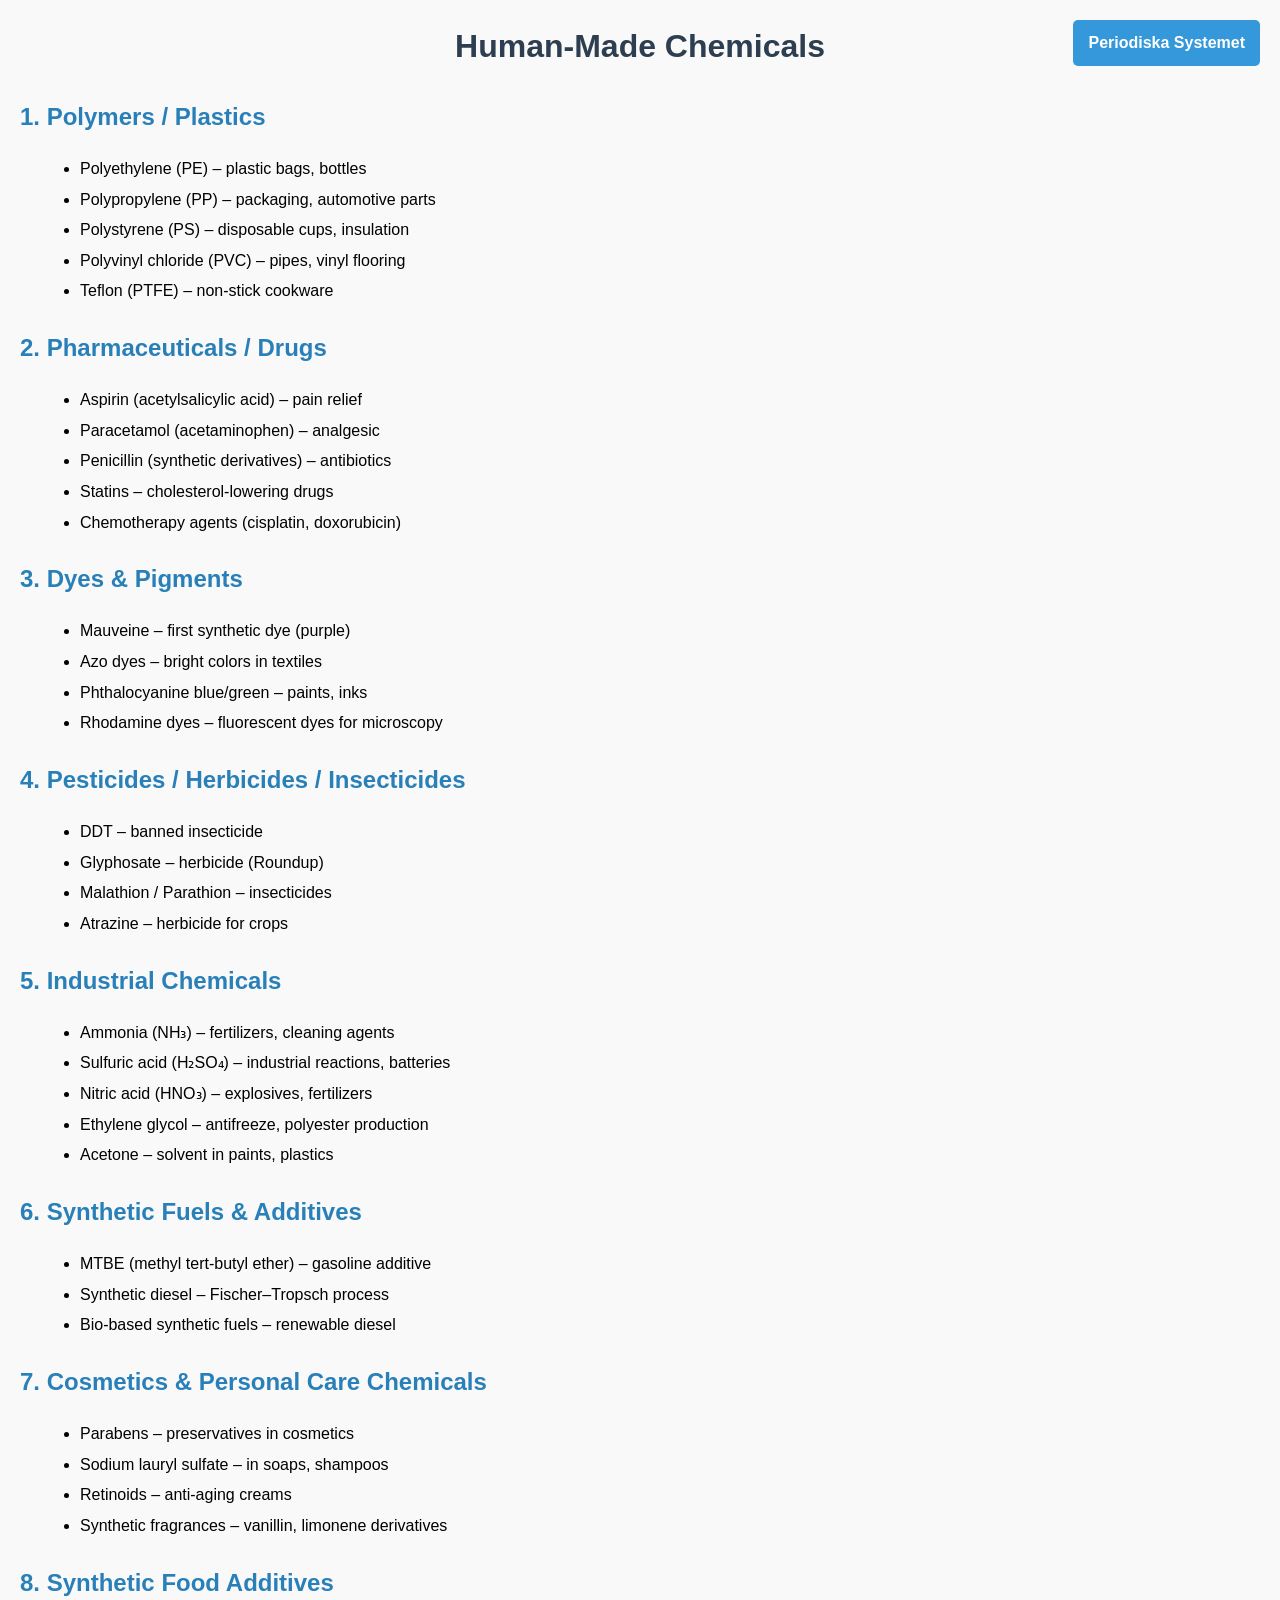
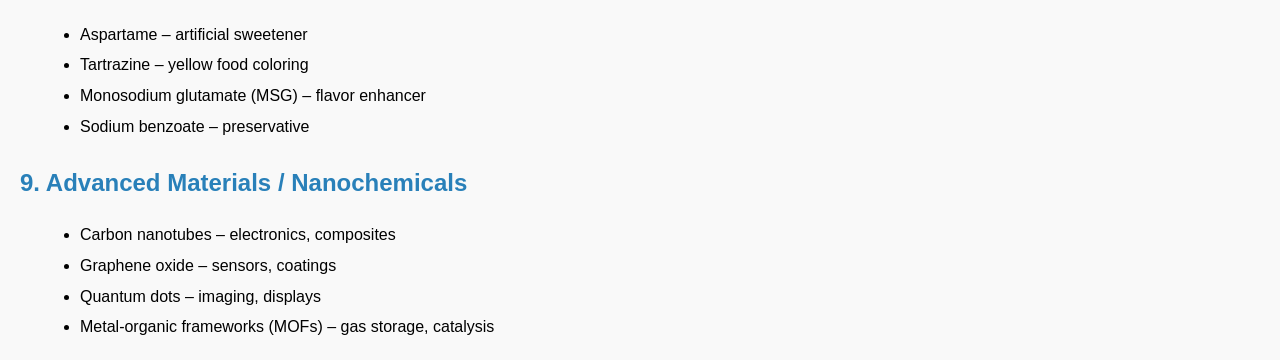
<file: synthetics.html>
<!DOCTYPE html>
<html lang="sv">
<head>
  <meta charset="UTF-8">
  <meta name="viewport" content="width=device-width, initial-scale=1.0">
  <title>Human-Made Chemicals</title>
  <style>
    body {
      font-family: Arial, sans-serif;
      margin: 20px;
      background-color: #f9f9f9;
      line-height: 1.6;
    }
    h1 {
      text-align: center;
      color: #2c3e50;
    }
    h2 {
      color: #2980b9;
      margin-top: 25px;
    }
    ul {
      list-style-type: disc;
      margin-left: 20px;
    }
    li {
      margin-bottom: 5px;
    }
    .top-button {
      position: absolute;
      top: 20px;
      right: 20px;
      background-color: #3498db;
      color: white;
      padding: 10px 15px;
      border-radius: 5px;
      text-decoration: none;
      font-weight: bold;
      transition: background-color 0.3s;
    }
    .top-button:hover {
      background-color: #2980b9;
    }
  </style>
</head>
<body>

  <a href="index.html" class="top-button">Periodiska Systemet</a>

  <h1>Human-Made Chemicals</h1>

  <h2>1. Polymers / Plastics</h2>
  <ul>
    <li>Polyethylene (PE) – plastic bags, bottles</li>
    <li>Polypropylene (PP) – packaging, automotive parts</li>
    <li>Polystyrene (PS) – disposable cups, insulation</li>
    <li>Polyvinyl chloride (PVC) – pipes, vinyl flooring</li>
    <li>Teflon (PTFE) – non-stick cookware</li>
  </ul>

  <h2>2. Pharmaceuticals / Drugs</h2>
  <ul>
    <li>Aspirin (acetylsalicylic acid) – pain relief</li>
    <li>Paracetamol (acetaminophen) – analgesic</li>
    <li>Penicillin (synthetic derivatives) – antibiotics</li>
    <li>Statins – cholesterol-lowering drugs</li>
    <li>Chemotherapy agents (cisplatin, doxorubicin)</li>
  </ul>

  <h2>3. Dyes & Pigments</h2>
  <ul>
    <li>Mauveine – first synthetic dye (purple)</li>
    <li>Azo dyes – bright colors in textiles</li>
    <li>Phthalocyanine blue/green – paints, inks</li>
    <li>Rhodamine dyes – fluorescent dyes for microscopy</li>
  </ul>

  <h2>4. Pesticides / Herbicides / Insecticides</h2>
  <ul>
    <li>DDT – banned insecticide</li>
    <li>Glyphosate – herbicide (Roundup)</li>
    <li>Malathion / Parathion – insecticides</li>
    <li>Atrazine – herbicide for crops</li>
  </ul>

  <h2>5. Industrial Chemicals</h2>
  <ul>
    <li>Ammonia (NH₃) – fertilizers, cleaning agents</li>
    <li>Sulfuric acid (H₂SO₄) – industrial reactions, batteries</li>
    <li>Nitric acid (HNO₃) – explosives, fertilizers</li>
    <li>Ethylene glycol – antifreeze, polyester production</li>
    <li>Acetone – solvent in paints, plastics</li>
  </ul>

  <h2>6. Synthetic Fuels & Additives</h2>
  <ul>
    <li>MTBE (methyl tert-butyl ether) – gasoline additive</li>
    <li>Synthetic diesel – Fischer–Tropsch process</li>
    <li>Bio-based synthetic fuels – renewable diesel</li>
  </ul>

  <h2>7. Cosmetics & Personal Care Chemicals</h2>
  <ul>
    <li>Parabens – preservatives in cosmetics</li>
    <li>Sodium lauryl sulfate – in soaps, shampoos</li>
    <li>Retinoids – anti-aging creams</li>
    <li>Synthetic fragrances – vanillin, limonene derivatives</li>
  </ul>

  <h2>8. Synthetic Food Additives</h2>
  <ul>
    <li>Aspartame – artificial sweetener</li>
    <li>Tartrazine – yellow food coloring</li>
    <li>Monosodium glutamate (MSG) – flavor enhancer</li>
    <li>Sodium benzoate – preservative</li>
  </ul>

  <h2>9. Advanced Materials / Nanochemicals</h2>
  <ul>
    <li>Carbon nanotubes – electronics, composites</li>
    <li>Graphene oxide – sensors, coatings</li>
    <li>Quantum dots – imaging, displays</li>
    <li>Metal-organic frameworks (MOFs) – gas storage, catalysis</li>
  </ul>

</body>
</html>
</file>
<file: css/style.css>
{
            margin: 0;
            padding: 0;
            box-sizing: border-box;
        }

        body {
            font-family: 'Segoe UI', Tahoma, Geneva, Verdana, sans-serif;
            background: linear-gradient(135deg, #1a1a2e 0%, #16213e 100%);
            min-height: 100vh;
            padding: 20px;
            color: white;
        }
       .top-button {
            position: absolute;
            top: 20px;
            right: 20px;
            background-color: #3498db;
            color: white;
            border: none;
            padding: 10px 15px;
            border-radius: 5px;
            text-decoration: none;
            font-weight: bold;
            transition: background-color 0.3s;
        }
        .top-button:hover {
            background-color: #2980b9;
        }
        h1 {
            text-align: center;
            margin-bottom: 10px;
            font-size: 2.5rem;
        }

        .legend {
            display: flex;
            flex-wrap: wrap;
            justify-content: center;
            gap: 15px;
            margin-bottom: 20px;
            padding: 15px;
        }

        .legend-item {
            display: flex;
            align-items: center;
            gap: 8px;
            font-size: 0.85rem;
        }

        .legend-color {
            width: 20px;
            height: 20px;
            border-radius: 4px;
        }

        .analytic {
            display: flex;
            flex-wrap: wrap;
            justify-content: center;
            gap: 15px;
            margin-bottom: 20px;
            padding: 15px;
        }


        .periodic-table {
            display: grid;
            grid-template-columns: repeat(18, minmax(50px, 1fr));
            gap: 3px;
            max-width: 1400px;
            margin: 0 auto;
        }

        .element {
            aspect-ratio: 1;
            border-radius: 6px;
            display: flex;
            flex-direction: column;
            align-items: center;
            justify-content: center;
            cursor: pointer;
            transition: transform 0.2s, box-shadow 0.2s;
            padding: 4px;
            min-height: 60px;
        }

        .element:hover {
            transform: scale(1.15);
            box-shadow: 0 0 20px rgba(255,255,255,0.3);
            z-index: 10;
        }

        .element .number {
            font-size: 0.65rem;
            opacity: 0.9;
        }

        .element .symbol {
            font-size: 1.4rem;
            font-weight: bold;
            line-height: 1.2;
        }

        .element .name {
            font-size: 0.5rem;
            text-align: center;
            opacity: 0.9;
        }
  }

        a {
            font-size: 0.5rem;
            text-align: center;
            opacity: 0.9;
           color: white;
        }

        .element .mass {
            font-size: 0.5rem;
            opacity: 0.7;
        }

        /* Kategorifärger */
        .alkali-metal { background: linear-gradient(145deg, #ff6b6b, #ee5a5a); }
        .alkaline-earth { background: linear-gradient(145deg, #ffd93d, #f0c929); color: #333; }
        .transition-metal { background: linear-gradient(145deg, #6bcb77, #5ab366); }
        .post-transition { background: linear-gradient(145deg, #4d96ff, #3a82e8); }
        .metalloid { background: linear-gradient(145deg, #9b59b6, #8e44ad); }
        .nonmetal { background: linear-gradient(145deg, #00d2d3, #00b8b9); }
        .halogen { background: linear-gradient(145deg, #ff9ff3, #f38be6); }
        .noble-gas { background: linear-gradient(145deg, #a29bfe, #8c82fc); }
        .lanthanide { background: linear-gradient(145deg, #fd79a8, #e66b99); }
        .actinide { background: linear-gradient(145deg, #fdcb6e, #f0be5c); color: #333; }

        .empty {
            background: transparent;
        }

        .lanthanide-placeholder,
        .actinide-placeholder {
            font-size: 0.7rem;
            background: rgba(255,255,255,0.1);
            border-radius: 6px;
            display: flex;
            align-items: center;
            justify-content: center;
        }

        .separator {
            grid-column: 1 / -1;
            height: 20px;
        }

        .lanthanide-row,
        .actinide-row {
            grid-column: 4 / 18;
            display: grid;
            grid-template-columns: repeat(14, 1fr);
            gap: 3px;
        }

        .row-label {
            grid-column: 1 / 4;
            display: flex;
            align-items: center;
            justify-content: flex-end;
            padding-right: 10px;
            font-size: 0.8rem;
            opacity: 0.7;
        }

/* Media Queries for Small Screens */
@media (max-width: 768px) {
    .periodic-table {
        grid-template-columns: repeat(9, minmax(30px, 1fr));
    }
    .element {
        min-height: 40px;
        padding: 2px;
    }
}

@media (max-width: 480px) {
    h1 { font-size: 1.8rem; }
    .legend { gap: 0.5rem; padding: 10px; }
    .periodic-table {
        grid-template-columns: repeat(4, minmax(30px, 1fr));
        gap: 2px;
    }
    .element { min-height: 35px; padding: 2px; }
}
</file>
